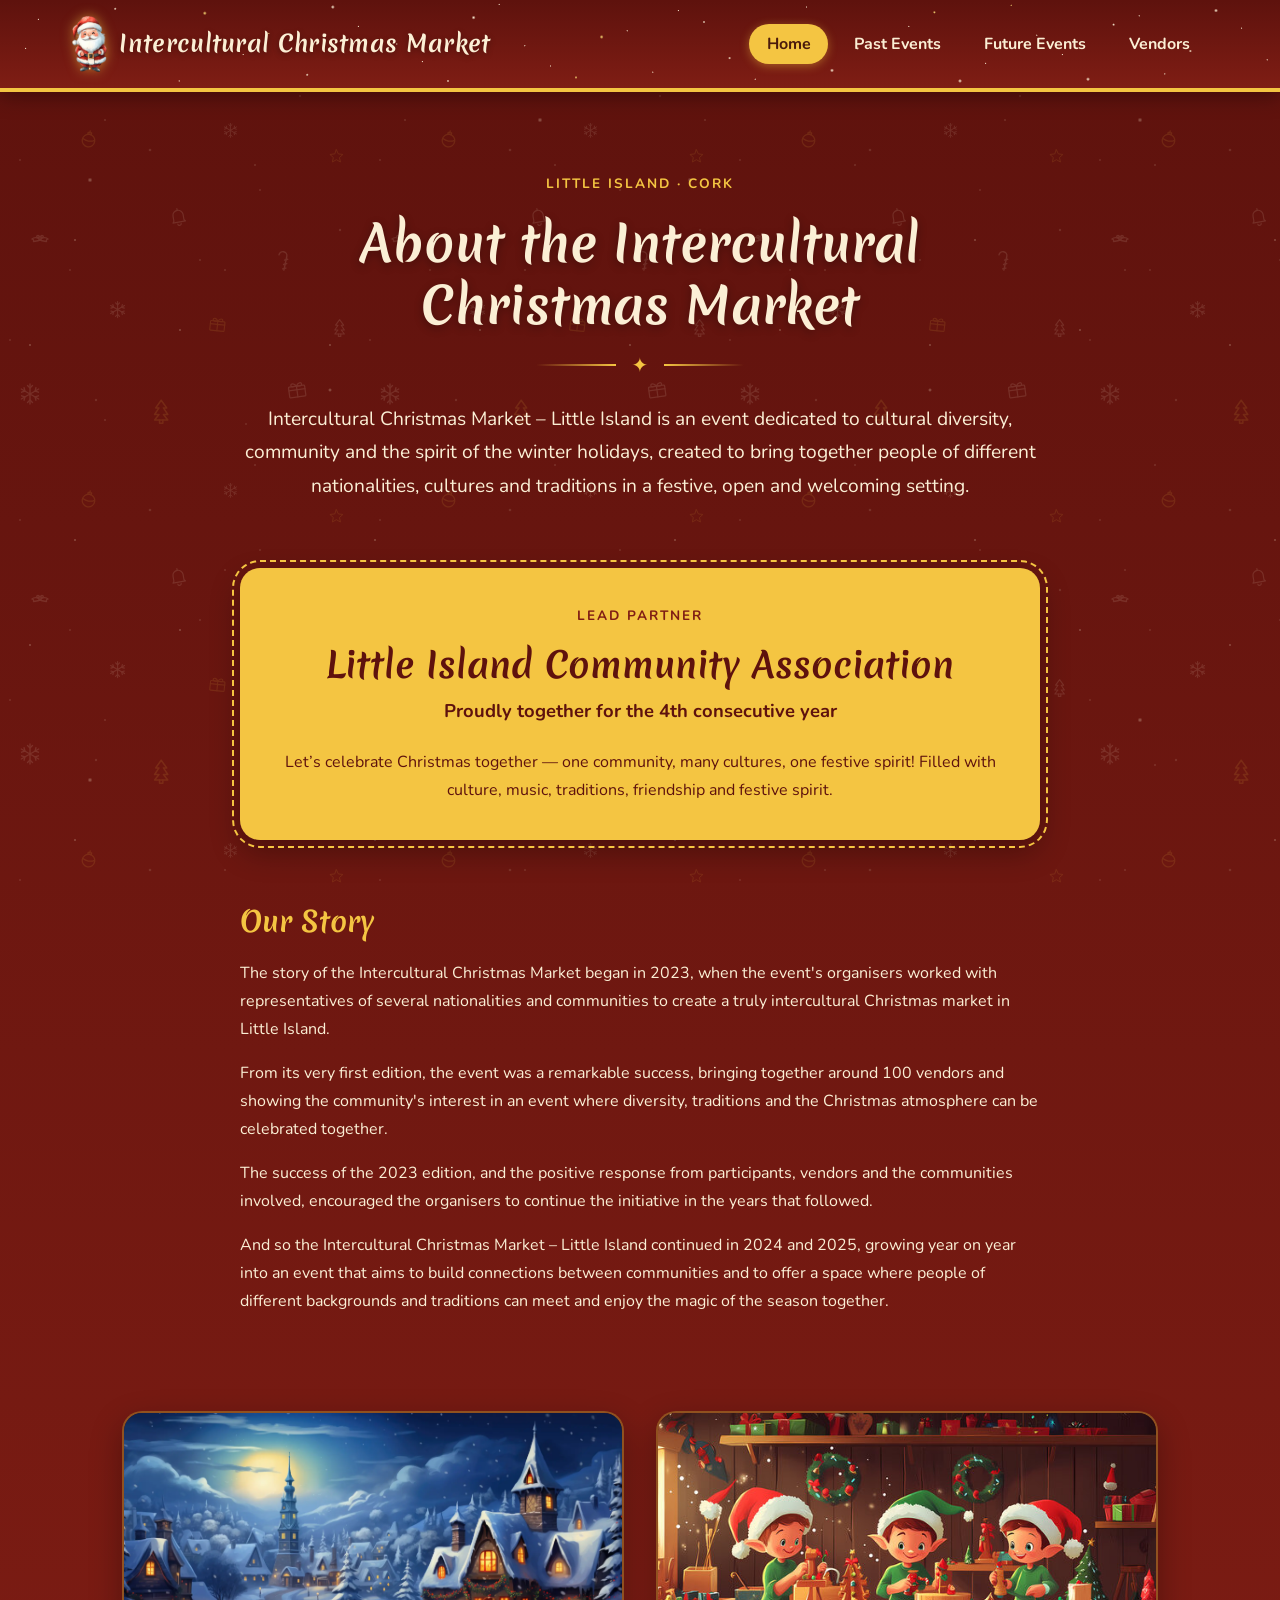
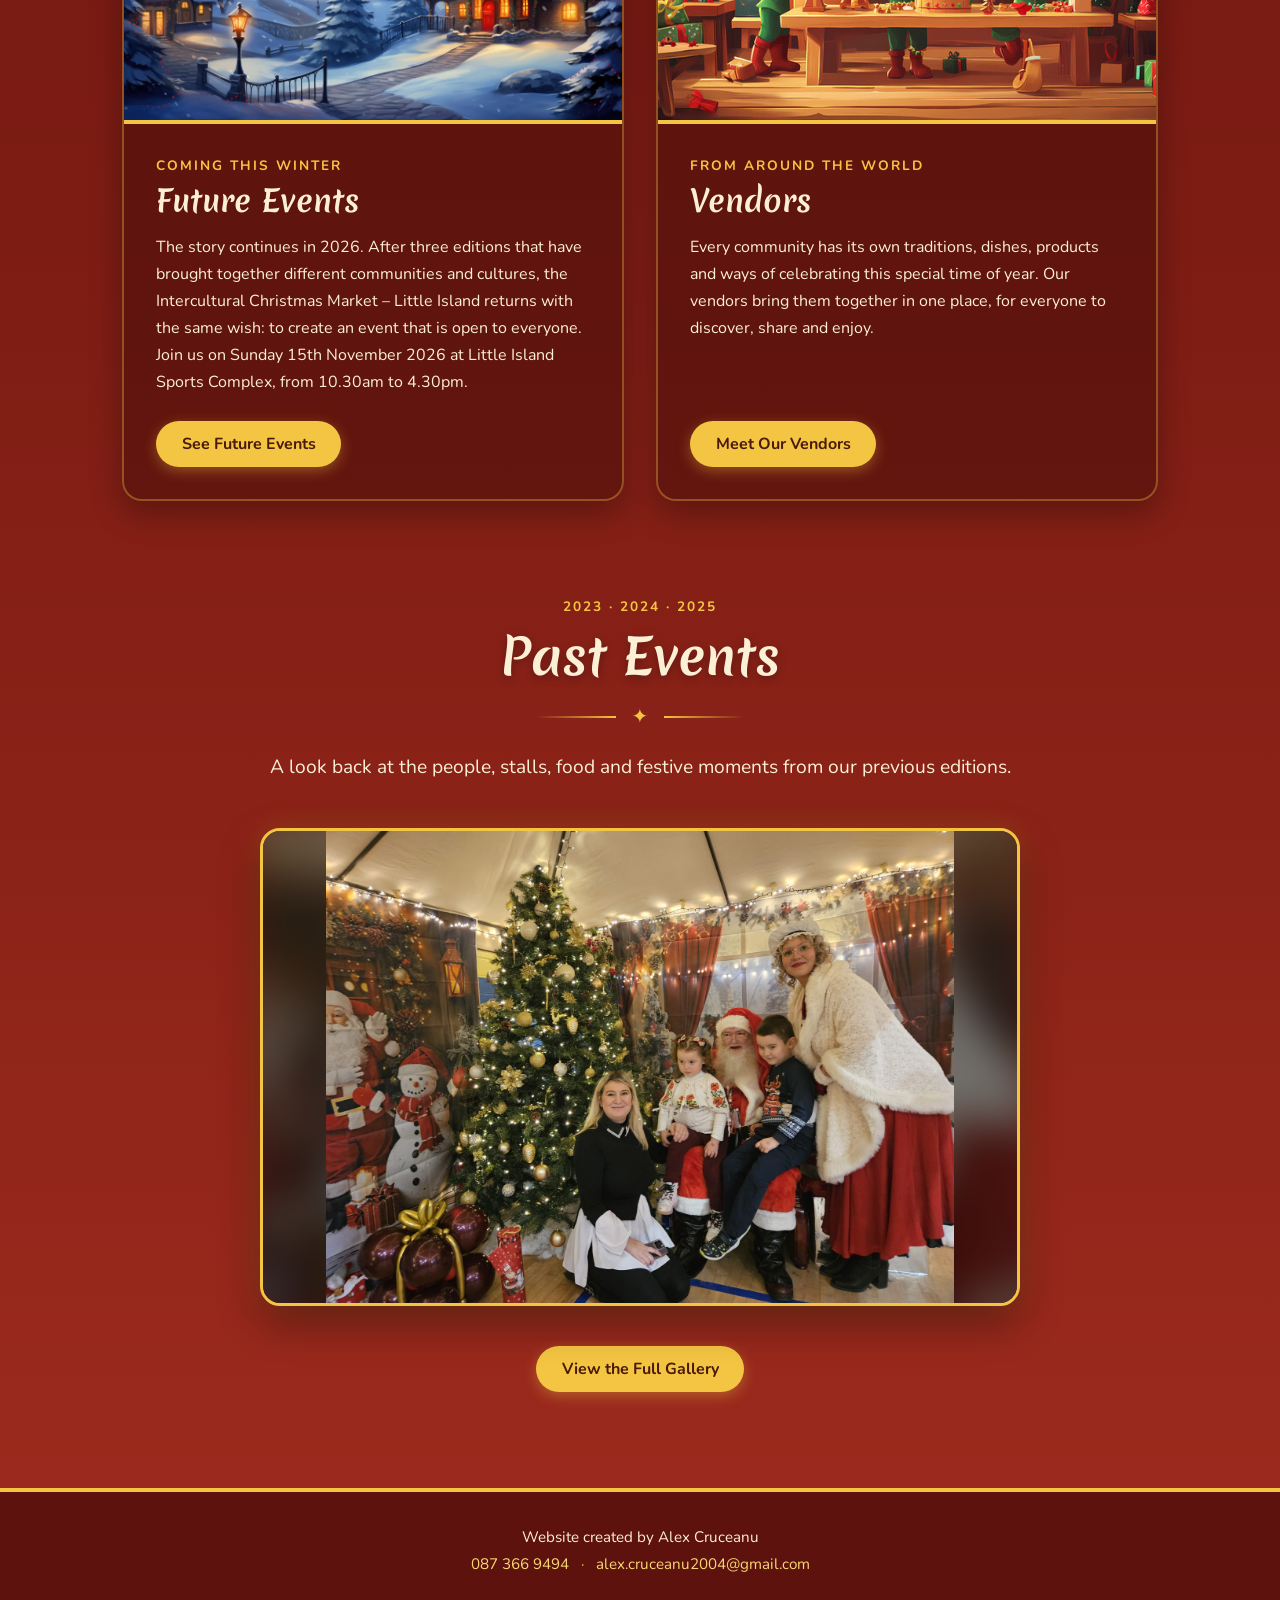
<file: index.html>
<!DOCTYPE html>
<html lang="en">
<head>
  <meta charset="UTF-8">
  <meta name="viewport" content="width=device-width, initial-scale=1.0">
  <title>Intercultural Christmas Market</title>
  <link rel="preconnect" href="https://fonts.googleapis.com">
  <link rel="preconnect" href="https://fonts.gstatic.com" crossorigin>
  <link href="https://fonts.googleapis.com/css2?family=Merienda:wght@600;700&family=Nunito:wght@600;700&display=swap" rel="stylesheet">
  <link rel="stylesheet" href="styles.css">
</head>
<body>

  <header class="navbar">
    <nav class="nav-container" aria-label="Main navigation">
      <a href="index.html" class="brand">
        <img src="images/santa.png" alt="" class="brand-santa" width="316" height="499">
        <span class="brand-text">Intercultural Christmas Market</span>
      </a>

      <button class="nav-toggle" aria-label="Open menu" aria-expanded="false" aria-controls="nav-links">
        <span></span><span></span><span></span>
      </button>

      <ul class="nav-links" id="nav-links">
        <li><a href="index.html" class="active" aria-current="page">Home</a></li>
        <li><a href="past-events.html">Past Events</a></li>
        <li><a href="future-events.html">Future Events</a></li>
        <li><a href="vendors.html">Vendors</a></li>
      </ul>
    </nav>
  </header>

  <main>
    <!-- ========== About ========== -->
    <section class="about" id="about" aria-labelledby="about-title">
      <div class="container">

        <header class="section-header">
          <p class="eyebrow">Little Island &middot; Cork</p>
          <h1 id="about-title">About the Intercultural Christmas Market</h1>
          <div class="divider" aria-hidden="true"><span>&#10022;</span></div>
          <p class="lead">
            Intercultural Christmas Market – Little Island is an event dedicated to cultural diversity,
            community and the spirit of the winter holidays, created to bring together people of different
            nationalities, cultures and traditions in a festive, open and welcoming setting.
          </p>
        </header>

        <!-- Lead partner -->
        <div class="partner-banner">
          <p class="eyebrow">Lead Partner</p>
          <h2>Little Island Community Association</h2>
          <p class="partner-years">Proudly together for the 4th consecutive year</p>
          <p>
            Let’s celebrate Christmas together — one community, many cultures, one festive spirit!
            Filled with culture, music, traditions, friendship and festive spirit.
          </p>
        </div>

        <!-- Our story -->
        <div class="story">
          <h2>Our Story</h2>
          <p>
            The story of the Intercultural Christmas Market began in 2023, when the event's organisers
            worked with representatives of several nationalities and communities to create a truly
            intercultural Christmas market in Little Island.
          </p>
          <p>
            From its very first edition, the event was a remarkable success, bringing together around
            100 vendors and showing the community's interest in an event where diversity, traditions and
            the Christmas atmosphere can be celebrated together.
          </p>
          <p>
            The success of the 2023 edition, and the positive response from participants, vendors and the
            communities involved, encouraged the organisers to continue the initiative in the years that
            followed.
          </p>
          <p>
            And so the Intercultural Christmas Market – Little Island continued in 2024 and 2025, growing
            year on year into an event that aims to build connections between communities and to offer a
            space where people of different backgrounds and traditions can meet and enjoy the magic of the
            season together.
          </p>
        </div>

      </div>
    </section>
    <!-- ========== Future Events + Vendors ========== -->
    <section class="highlights" aria-label="Future events and vendors">
      <div class="container highlights-grid">

        <article class="feature-card">
          <div class="feature-image">
            <img src="images/future-events.webp" alt="A snowy Christmas village at night with glowing windows" width="2210" height="1316" loading="lazy">
          </div>
          <div class="feature-body">
            <p class="eyebrow">Coming this winter</p>
            <h2>Future Events</h2>
            <p>
              The story continues in 2026. After three editions that have brought together different
              communities and cultures, the Intercultural Christmas Market – Little Island returns with
              the same wish: to create an event that is open to everyone. Join us on Sunday 15th
              November 2026 at Little Island Sports Complex, from 10.30am to 4.30pm.
            </p>
            <a href="future-events.html" class="btn">See Future Events</a>
          </div>
        </article>

        <article class="feature-card">
          <div class="feature-image">
            <img src="images/vendors.jpg" alt="Christmas elves making toys in a cosy workshop" width="643" height="360" loading="lazy">
          </div>
          <div class="feature-body">
            <p class="eyebrow">From around the world</p>
            <h2>Vendors</h2>
            <p>
              Every community has its own traditions, dishes, products and ways of celebrating this special
              time of year. Our vendors bring them together in one place, for everyone to discover, share
              and enjoy.
            </p>
            <a href="vendors.html" class="btn">Meet Our Vendors</a>
          </div>
        </article>

      </div>
    </section>
    <!-- ========== Past Events carousel ========== -->
    <section class="past-events" aria-labelledby="past-title">
      <div class="container">
        <header class="section-header">
          <p class="eyebrow">2023 &middot; 2024 &middot; 2025</p>
          <h2 id="past-title">Past Events</h2>
          <div class="divider" aria-hidden="true"><span>&#10022;</span></div>
          <p class="lead">
            A look back at the people, stalls, food and festive moments from our previous editions.
          </p>
        </header>

        <div class="carousel" aria-roledescription="carousel" aria-label="Photos from past events">
          <div class="carousel-viewport">
            <ul class="carousel-track">
            <li class="slide" style="--bg: url('images/gallery/photo-05.jpg')" aria-roledescription="slide" aria-label="1 of 15">
              <img src="images/gallery/photo-05.jpg" alt="Families meeting Santa and Mrs Claus in Santa's Grotto" loading="eager">
            </li>
            <li class="slide" style="--bg: url('images/gallery/photo-34.jpg')" aria-roledescription="slide" aria-label="2 of 15">
              <img src="images/gallery/photo-34.jpg" alt="Two artists with paintings, jewellery and hand-painted clothes" loading="lazy">
            </li>
            <li class="slide" style="--bg: url('images/gallery/photo-16.jpg')" aria-roledescription="slide" aria-label="3 of 15">
              <img src="images/gallery/photo-16.jpg" alt="Homemade cakes and pastries" loading="lazy">
            </li>
            <li class="slide" style="--bg: url('images/gallery/photo-12.jpg')" aria-roledescription="slide" aria-label="4 of 15">
              <img src="images/gallery/photo-12.jpg" alt="Mexican street food from a festive food truck" loading="lazy">
            </li>
            <li class="slide" style="--bg: url('images/gallery/photo-27.jpg')" aria-roledescription="slide" aria-label="5 of 15">
              <img src="images/gallery/photo-27.jpg" alt="A busy market hall full of stalls and visitors" loading="lazy">
            </li>
            <li class="slide" style="--bg: url('images/gallery/photo-18.jpg')" aria-roledescription="slide" aria-label="6 of 15">
              <img src="images/gallery/photo-18.jpg" alt="Handmade crochet toys" loading="lazy">
            </li>
            <li class="slide" style="--bg: url('images/gallery/photo-54.jpg')" aria-roledescription="slide" aria-label="7 of 15">
              <img src="images/gallery/photo-54.jpg" alt="The Lunula Tea stallholders" loading="lazy">
            </li>
            <li class="slide" style="--bg: url('images/gallery/photo-19.jpg')" aria-roledescription="slide" aria-label="8 of 15">
              <img src="images/gallery/photo-19.jpg" alt="Botanical scented candles" loading="lazy">
            </li>
            <li class="slide" style="--bg: url('images/gallery/photo-13.jpg')" aria-roledescription="slide" aria-label="9 of 15">
              <img src="images/gallery/photo-13.jpg" alt="Speciality coffee to keep everyone warm" loading="lazy">
            </li>
            <li class="slide" style="--bg: url('images/gallery/photo-23.jpg')" aria-roledescription="slide" aria-label="10 of 15">
              <img src="images/gallery/photo-23.jpg" alt="Santa, Mrs Claus and their elf arrive" loading="lazy">
            </li>
            <li class="slide" style="--bg: url('images/gallery/photo-11.jpg')" aria-roledescription="slide" aria-label="11 of 15">
              <img src="images/gallery/photo-11.jpg" alt="Personalised mugs and Christmas gifts" loading="lazy">
            </li>
            <li class="slide" style="--bg: url('images/gallery/photo-37.jpg')" aria-roledescription="slide" aria-label="12 of 15">
              <img src="images/gallery/photo-37.jpg" alt="An oil painting of an autumn lake" loading="lazy">
            </li>
            <li class="slide" style="--bg: url('images/gallery/photo-20.jpg')" aria-roledescription="slide" aria-label="13 of 15">
              <img src="images/gallery/photo-20.jpg" alt="Handmade cards and gifts" loading="lazy">
            </li>
            <li class="slide" style="--bg: url('images/gallery/photo-17.jpg')" aria-roledescription="slide" aria-label="14 of 15">
              <img src="images/gallery/photo-17.jpg" alt="Friends gathered at the winter grotto" loading="lazy">
            </li>
            <li class="slide" style="--bg: url('images/gallery/photo-01.jpg')" aria-roledescription="slide" aria-label="15 of 15">
              <img src="images/gallery/photo-01.jpg" alt="Guests and community representatives at the market" loading="lazy">
            </li>
            </ul>
          </div>
        </div>

        <div class="past-cta">
          <a href="past-events.html" class="btn">View the Full Gallery</a>
        </div>
      </div>
    </section>
  </main>

  <footer class="site-footer">
    <div class="container">
      <p>Website created by Alex Cruceanu</p>
      <p>
        <a href="tel:+353873669494">087 366 9494</a>
        <span aria-hidden="true">&middot;</span>
        <a href="mailto:alex.cruceanu2004@gmail.com">alex.cruceanu2004@gmail.com</a>
      </p>
    </div>
  </footer>

  <script src="script.js"></script>
</body>
</html>
</file>
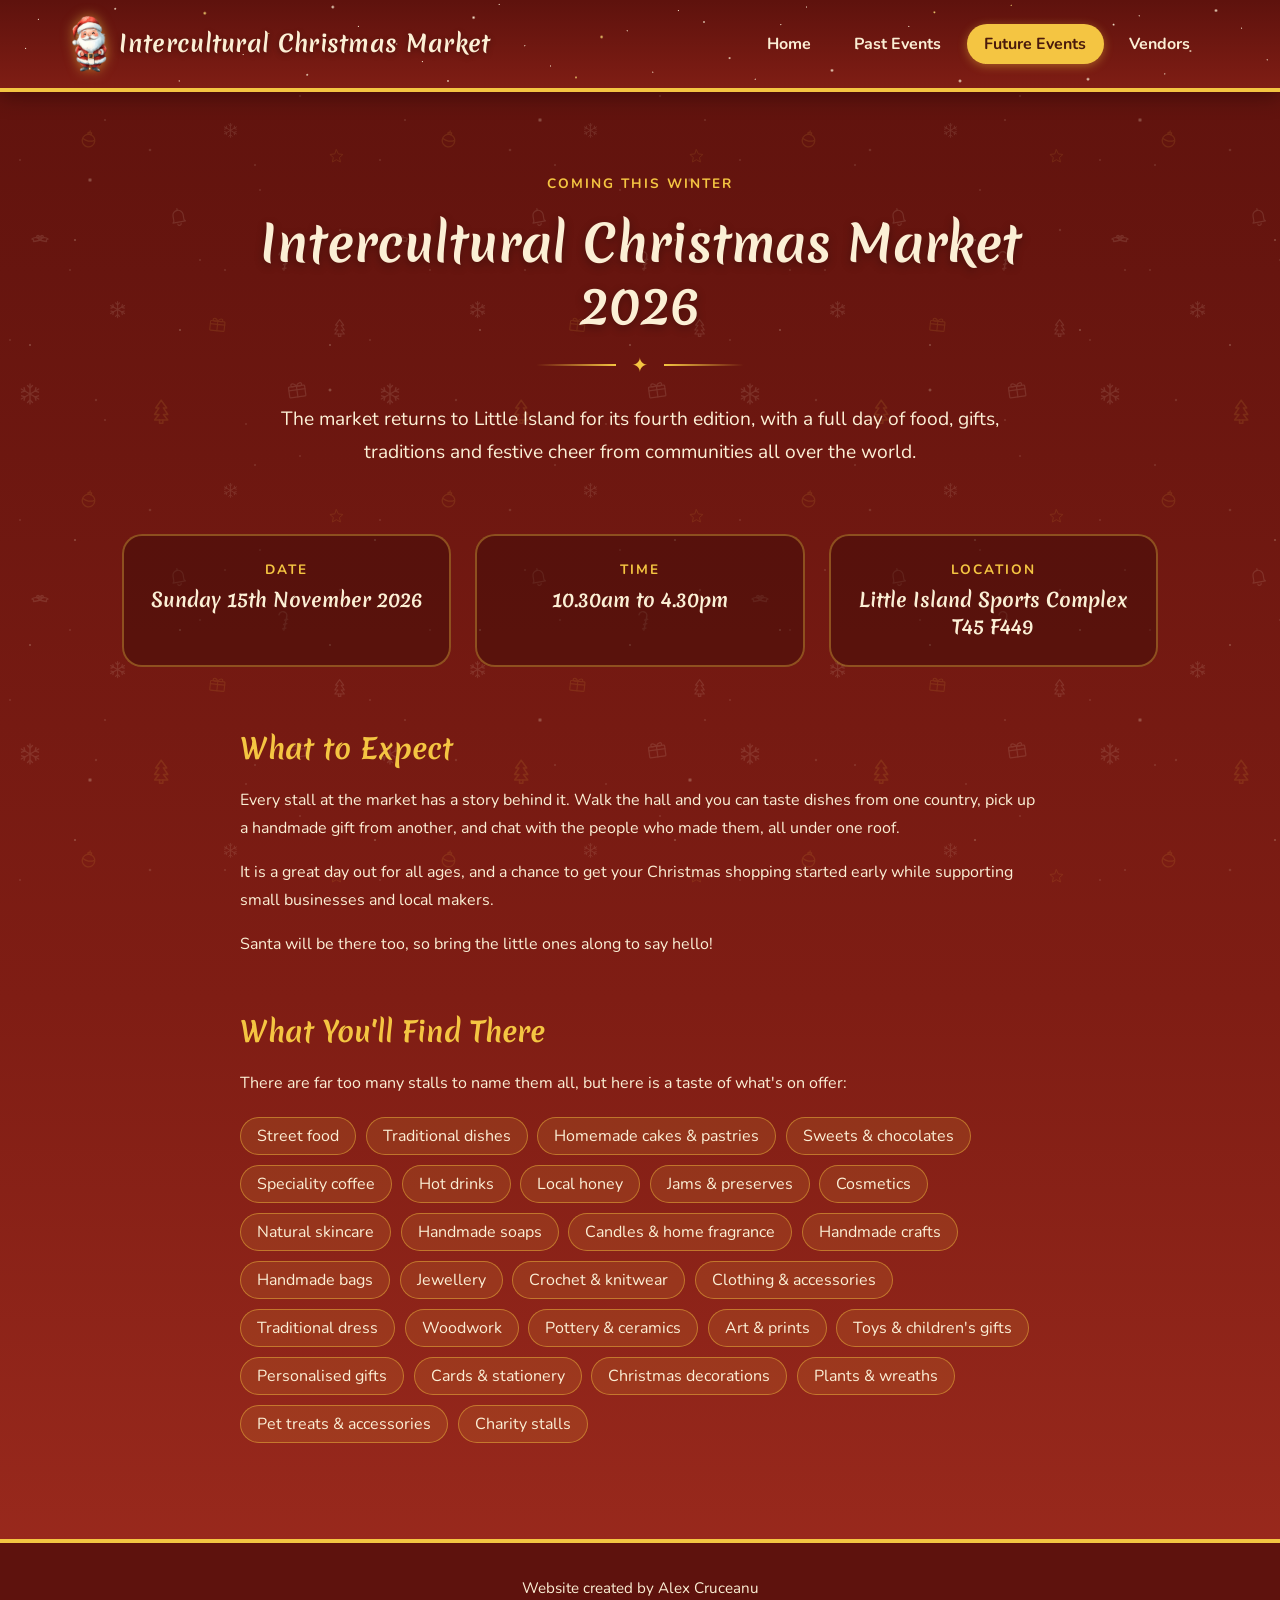
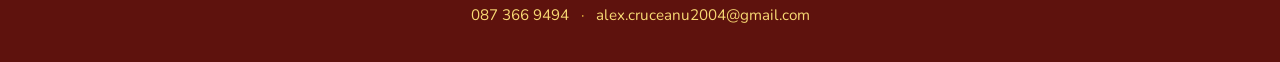
<file: future-events.html>
<!DOCTYPE html>
<html lang="en">
<head>
  <meta charset="UTF-8">
  <meta name="viewport" content="width=device-width, initial-scale=1.0">
  <title>Future Events | Intercultural Christmas Market</title>
  <link rel="preconnect" href="https://fonts.googleapis.com">
  <link rel="preconnect" href="https://fonts.gstatic.com" crossorigin>
  <link href="https://fonts.googleapis.com/css2?family=Merienda:wght@600;700&family=Nunito:wght@600;700&display=swap" rel="stylesheet">
  <link rel="stylesheet" href="styles.css">
</head>
<body>

  <header class="navbar">
    <nav class="nav-container" aria-label="Main navigation">
      <a href="index.html" class="brand">
        <img src="images/santa.png" alt="" class="brand-santa" width="316" height="499">
        <span class="brand-text">Intercultural Christmas Market</span>
      </a>

      <button class="nav-toggle" aria-label="Open menu" aria-expanded="false" aria-controls="nav-links">
        <span></span><span></span><span></span>
      </button>

      <ul class="nav-links" id="nav-links">
        <li><a href="index.html">Home</a></li>
        <li><a href="past-events.html">Past Events</a></li>
        <li><a href="future-events.html" class="active" aria-current="page">Future Events</a></li>
        <li><a href="vendors.html">Vendors</a></li>
      </ul>
    </nav>
  </header>

  <main>
    <!-- ========== Next market ========== -->
    <section class="about" aria-labelledby="event-title">
      <div class="container">

        <header class="section-header">
          <p class="eyebrow">Coming this winter</p>
          <h1 id="event-title">Intercultural Christmas Market 2026</h1>
          <div class="divider" aria-hidden="true"><span>&#10022;</span></div>
          <p class="lead">
            The market returns to Little Island for its fourth edition, with a full day of food, gifts,
            traditions and festive cheer from communities all over the world.
          </p>
        </header>

        <!-- Date, time and place -->
        <ul class="event-details">
          <li>
            <span class="eyebrow">Date</span>
            <strong>Sunday 15th November 2026</strong>
          </li>
          <li>
            <span class="eyebrow">Time</span>
            <strong>10.30am to 4.30pm</strong>
          </li>
          <li>
            <span class="eyebrow">Location</span>
            <strong>Little Island Sports Complex T45 F449</strong>
          </li>
        </ul>

        <!-- What to expect -->
        <div class="story">
          <h2>What to Expect</h2>
          <p>
            Every stall at the market has a story behind it. Walk the hall and you can taste dishes from
            one country, pick up a handmade gift from another, and chat with the people who made them,
            all under one roof.
          </p>
          <p>
            It is a great day out for all ages, and a chance to get your Christmas shopping started early
            while supporting small businesses and local makers.
          </p>
          <p>
            Santa will be there too, so bring the little ones along to say hello!
          </p>
        </div>

        <!-- Vendor types -->
        <div class="story">
          <h2>What You'll Find There</h2>
          <p>There are far too many stalls to name them all, but here is a taste of what's on offer:</p>
          <ul class="vendor-list">
            <li>Street food</li>
            <li>Traditional dishes</li>
            <li>Homemade cakes &amp; pastries</li>
            <li>Sweets &amp; chocolates</li>
            <li>Speciality coffee</li>
            <li>Hot drinks</li>
            <li>Local honey</li>
            <li>Jams &amp; preserves</li>
            <li>Cosmetics</li>
            <li>Natural skincare</li>
            <li>Handmade soaps</li>
            <li>Candles &amp; home fragrance</li>
            <li>Handmade crafts</li>
            <li>Handmade bags</li>
            <li>Jewellery</li>
            <li>Crochet &amp; knitwear</li>
            <li>Clothing &amp; accessories</li>
            <li>Traditional dress</li>
            <li>Woodwork</li>
            <li>Pottery &amp; ceramics</li>
            <li>Art &amp; prints</li>
            <li>Toys &amp; children's gifts</li>
            <li>Personalised gifts</li>
            <li>Cards &amp; stationery</li>
            <li>Christmas decorations</li>
            <li>Plants &amp; wreaths</li>
            <li>Pet treats &amp; accessories</li>
            <li>Charity stalls</li>
          </ul>
        </div>

      </div>
    </section>
  </main>

  <footer class="site-footer">
    <div class="container">
      <p>Website created by Alex Cruceanu</p>
      <p>
        <a href="tel:+353873669494">087 366 9494</a>
        <span aria-hidden="true">&middot;</span>
        <a href="mailto:alex.cruceanu2004@gmail.com">alex.cruceanu2004@gmail.com</a>
      </p>
    </div>
  </footer>

  <script src="script.js"></script>
</body>
</html>
</file>
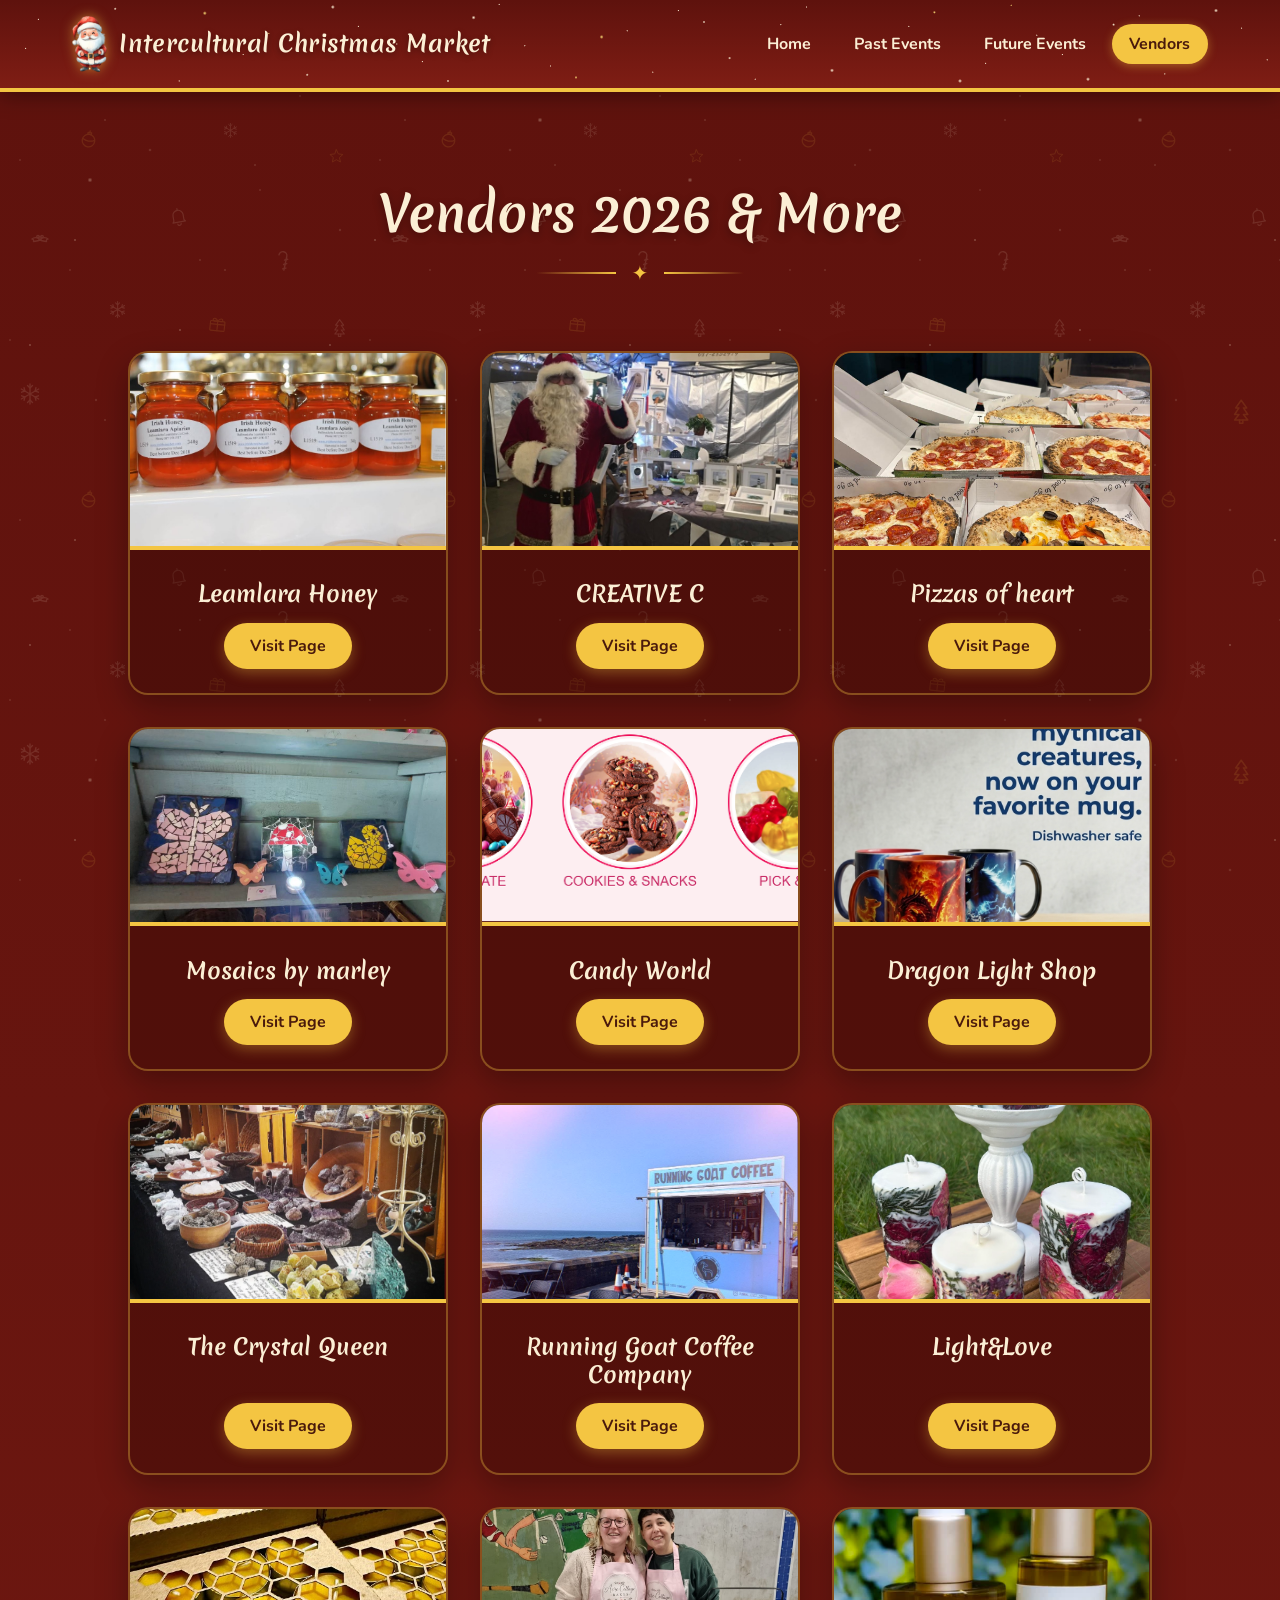
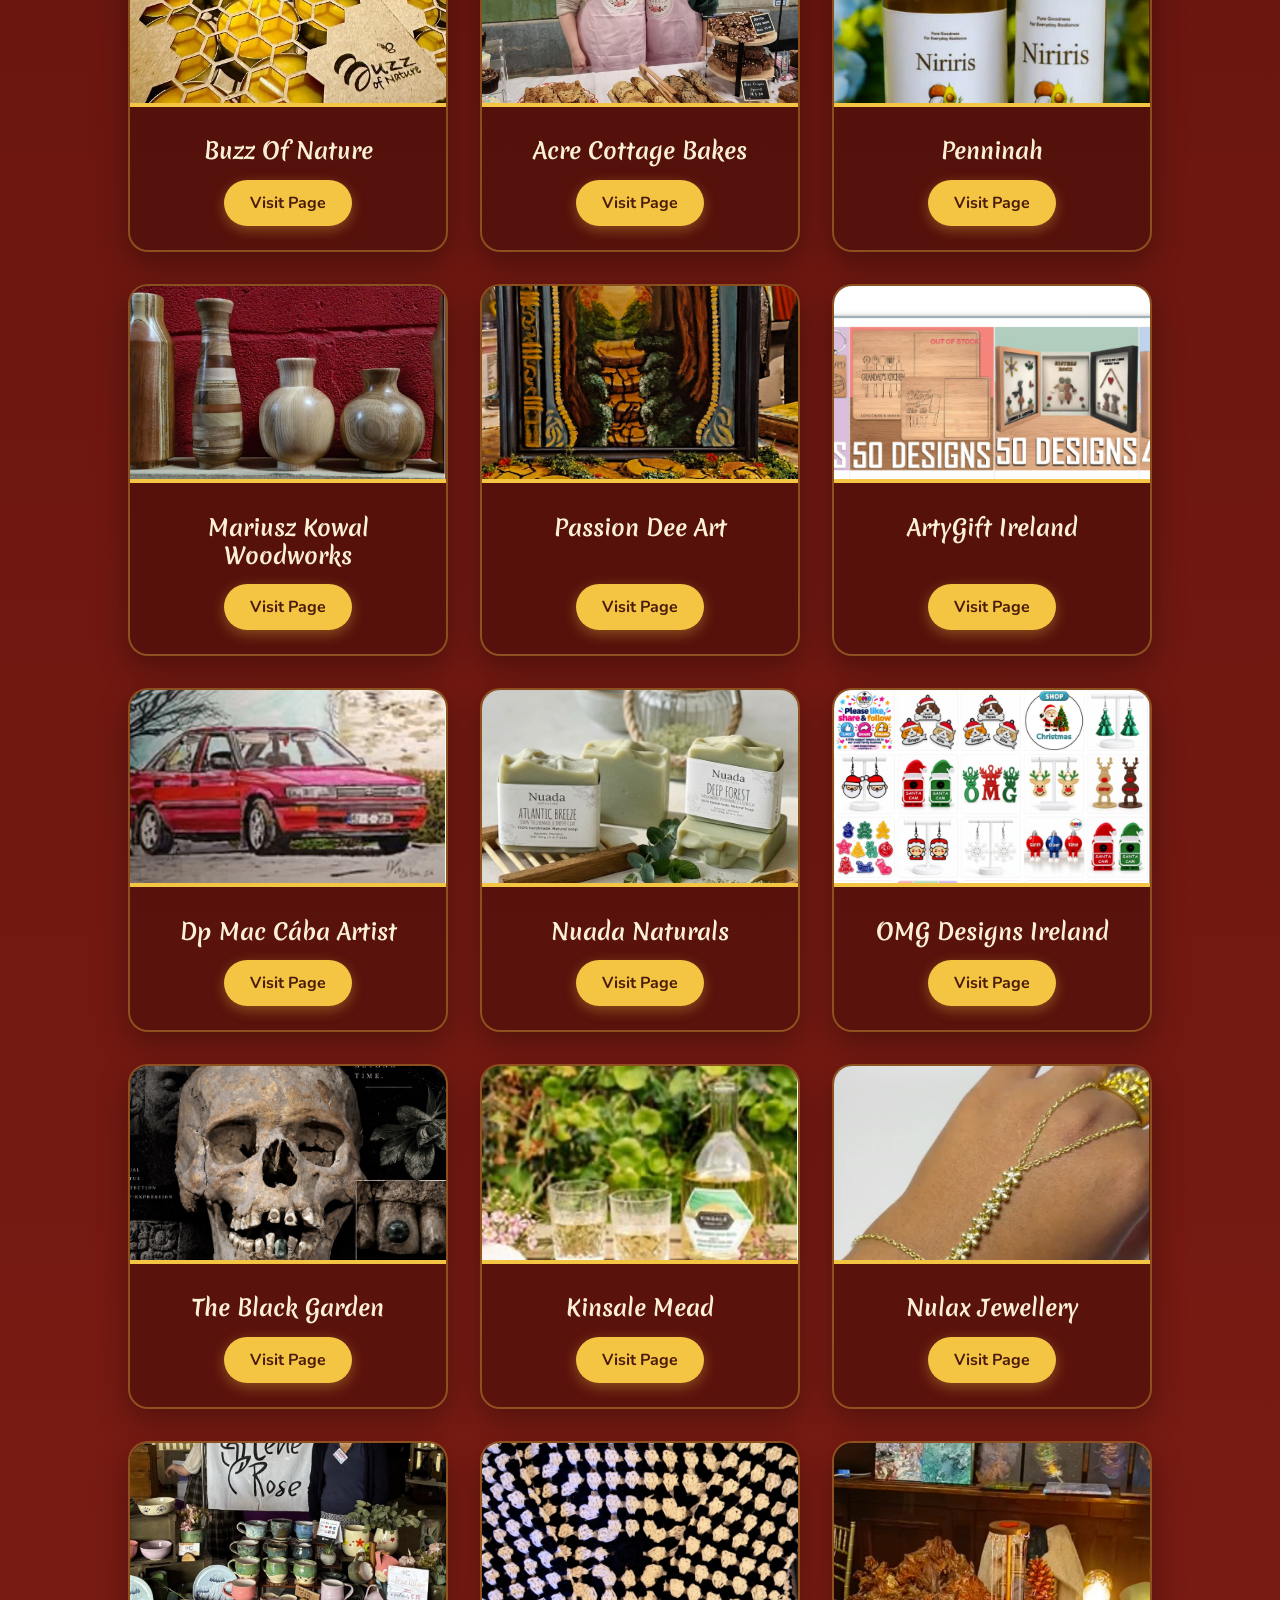
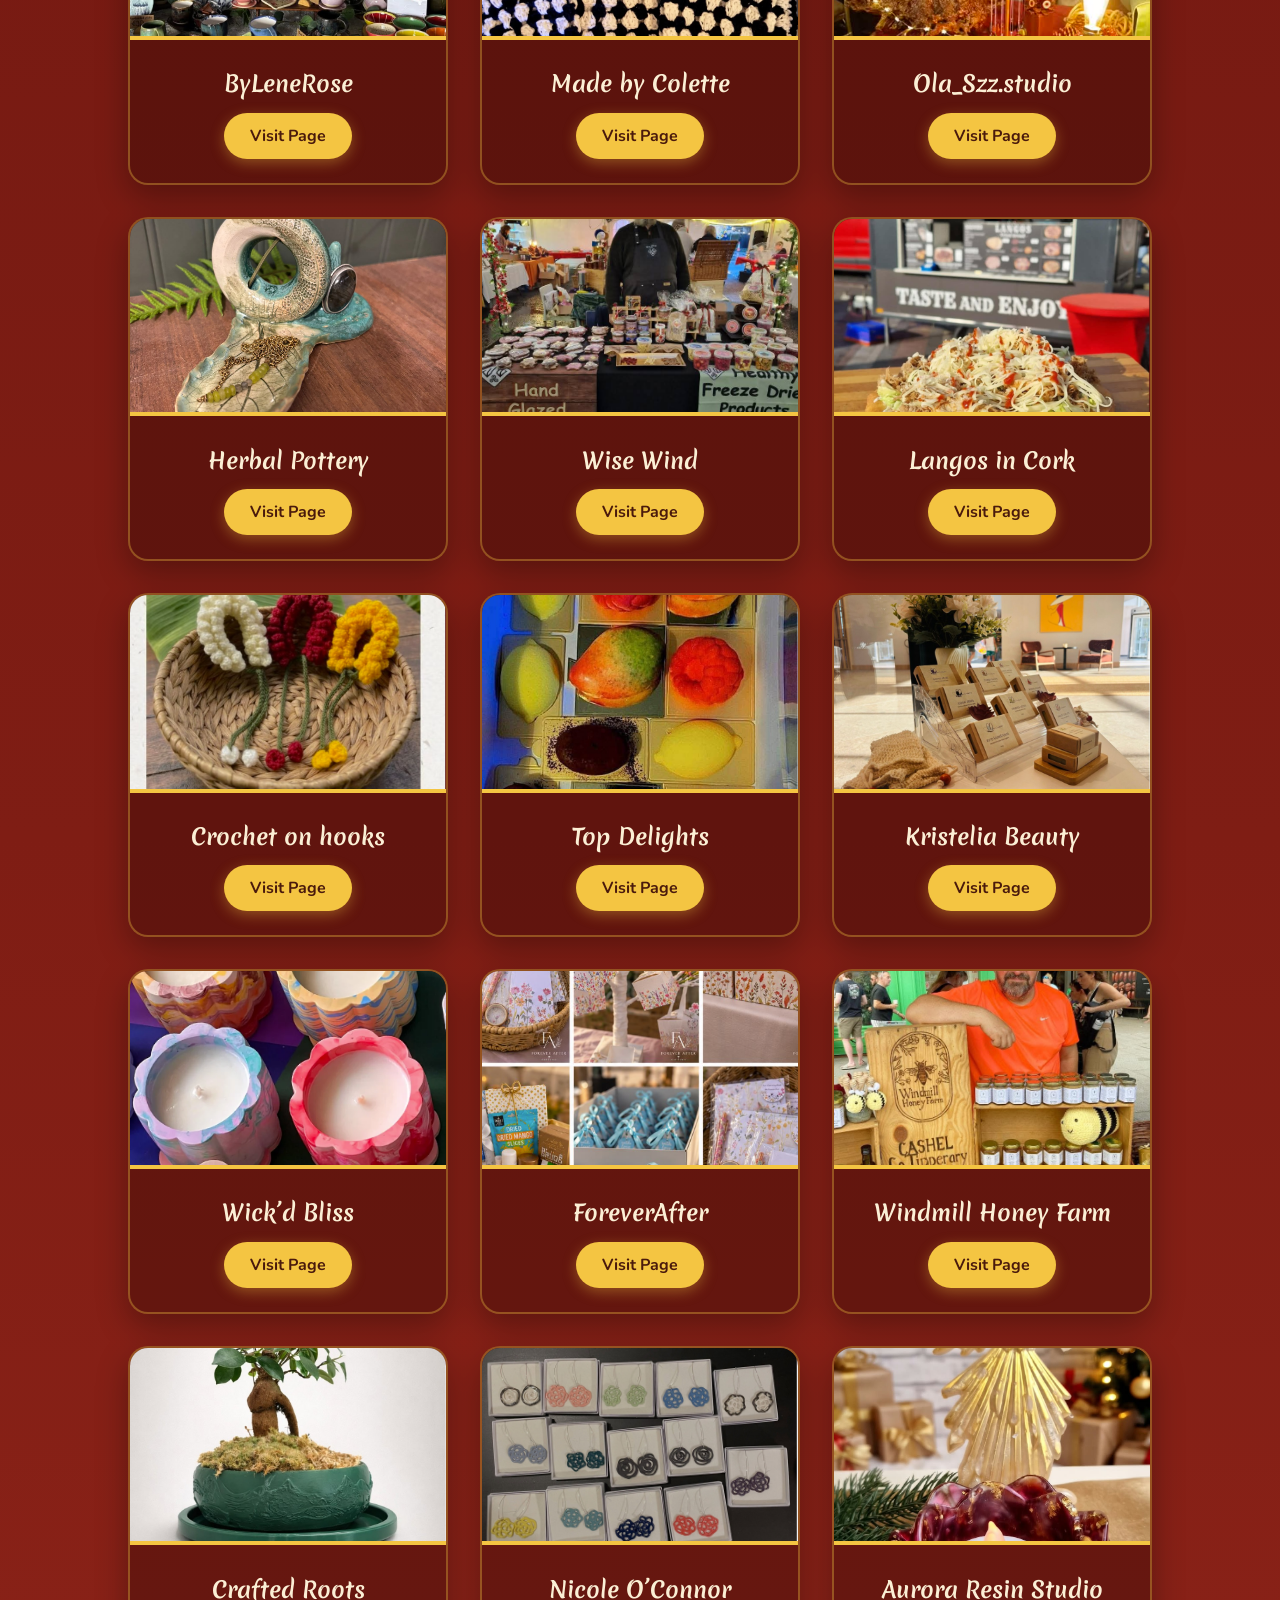
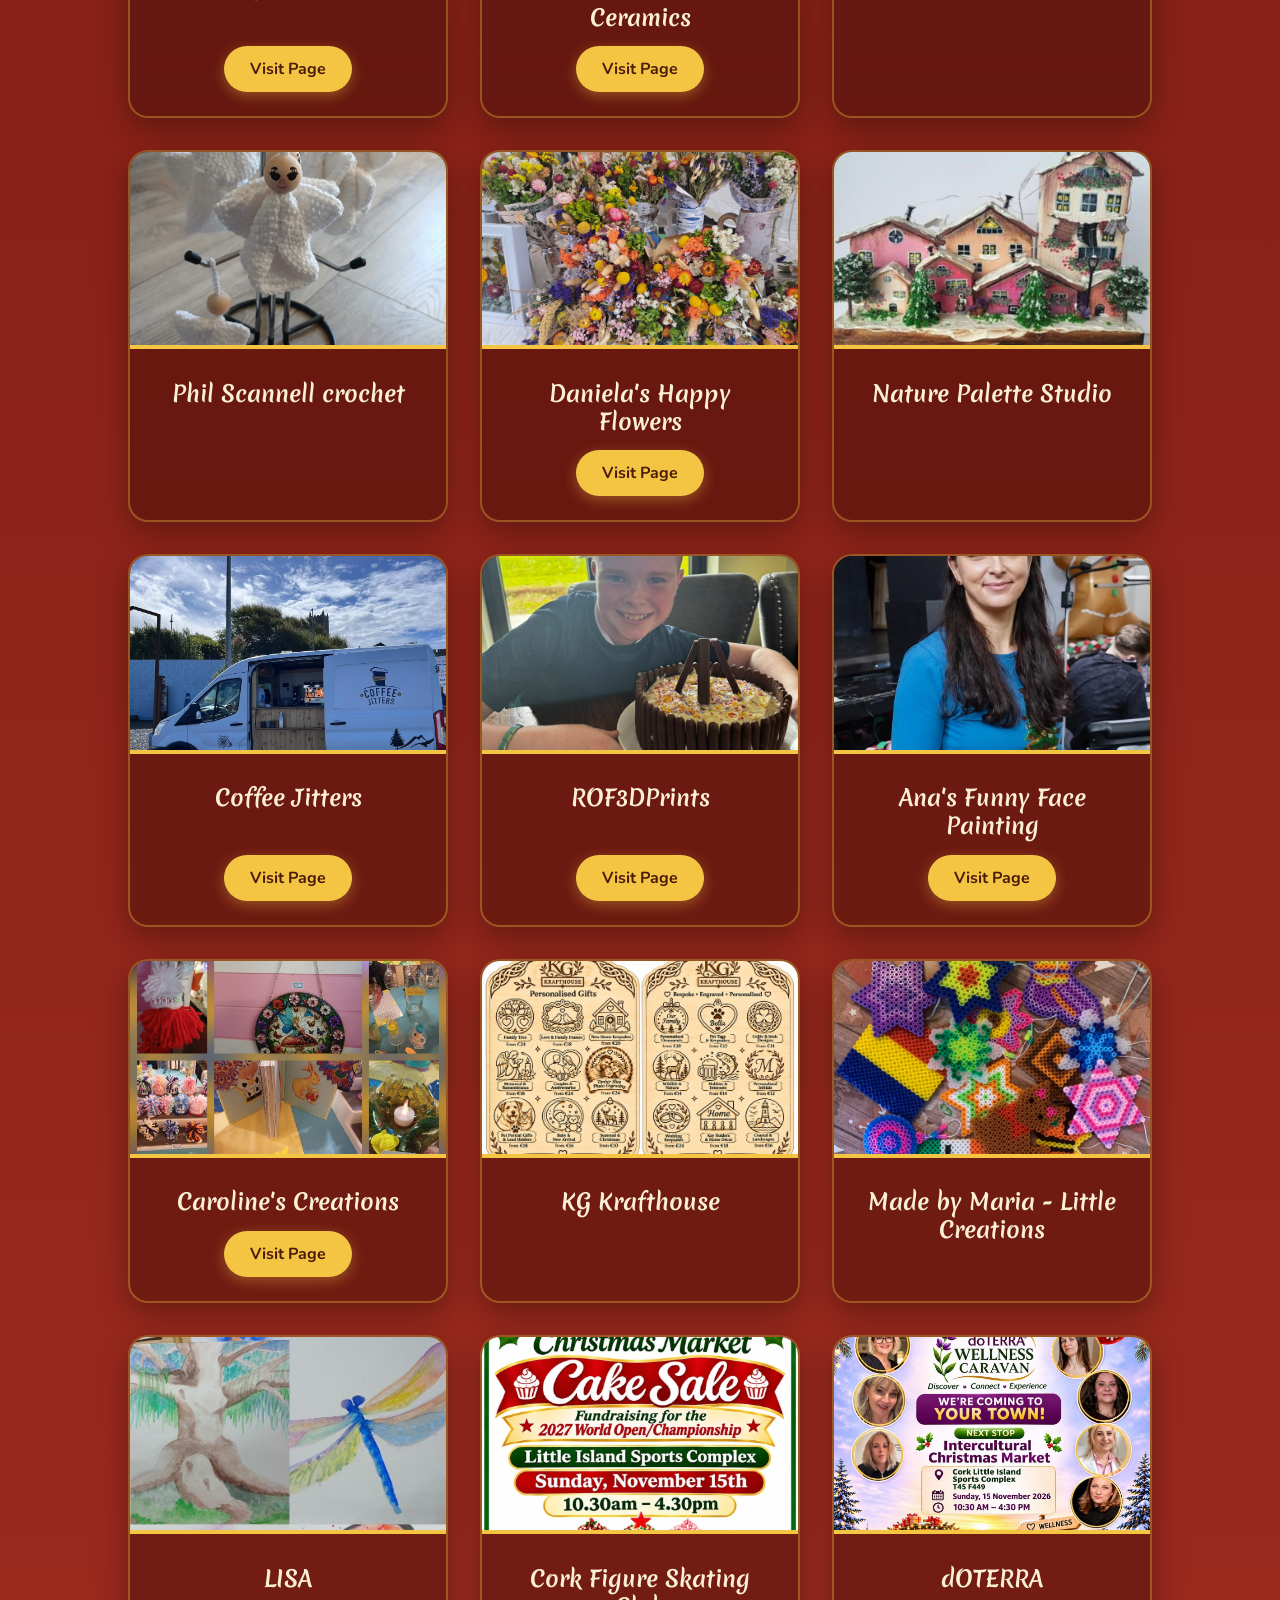
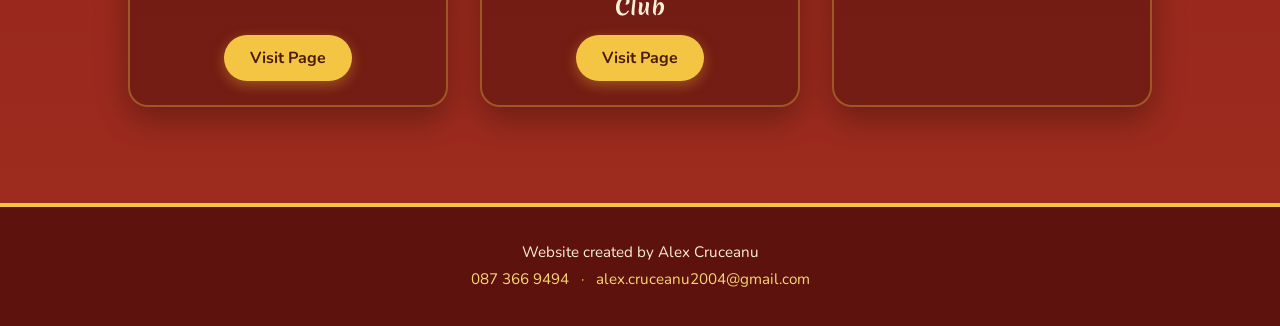
<file: vendors.html>
<!DOCTYPE html>
<html lang="en">
<head>
  <meta charset="UTF-8">
  <meta name="viewport" content="width=device-width, initial-scale=1.0">
  <title>Vendors 2026 | Intercultural Christmas Market</title>
  <link rel="preconnect" href="https://fonts.googleapis.com">
  <link rel="preconnect" href="https://fonts.gstatic.com" crossorigin>
  <link href="https://fonts.googleapis.com/css2?family=Merienda:wght@600;700&family=Nunito:wght@600;700&display=swap" rel="stylesheet">
  <link rel="stylesheet" href="styles.css">
</head>
<body>

  <header class="navbar">
    <nav class="nav-container" aria-label="Main navigation">
      <a href="index.html" class="brand">
        <img src="images/santa.png" alt="" class="brand-santa" width="316" height="499">
        <span class="brand-text">Intercultural Christmas Market</span>
      </a>

      <button class="nav-toggle" aria-label="Open menu" aria-expanded="false" aria-controls="nav-links">
        <span></span><span></span><span></span>
      </button>

      <ul class="nav-links" id="nav-links">
        <li><a href="index.html">Home</a></li>
        <li><a href="past-events.html">Past Events</a></li>
        <li><a href="future-events.html">Future Events</a></li>
        <li><a href="vendors.html" class="active" aria-current="page">Vendors</a></li>
      </ul>
    </nav>
  </header>

  <main>
    <!-- ========== Vendors ========== -->
    <section class="about" aria-labelledby="vendors-title">
      <div class="container">

        <header class="section-header">
          <h1 id="vendors-title">Vendors 2026 & More</h1>
          <div class="divider" aria-hidden="true"><span>&#10022;</span></div>
        </header>

        <div class="vendors-grid">

          <!--
            TO ADD A VENDOR:
            1. Put their picture in the images/vendors folder.
            2. Copy everything from VENDOR START to VENDOR END below.
            3. Paste it straight after the VENDOR END line.
            4. Change the picture file name, the name (in two places) and the link.
          -->

          <!-- VENDOR START -->
          <article class="feature-card vendor-card">
            <div class="feature-image">
              <img src="images/vendors/leamlara-honey.jpg" alt="Leamlara Honey" loading="lazy">
            </div>
            <div class="feature-body">
              <h2>Leamlara Honey</h2>
              <a href="https://www.facebook.com/profile.php?id=100039950591996" class="btn" target="_blank" rel="noopener">Visit Page</a>
            </div>
          </article>
          <!-- VENDOR END -->

          <!-- VENDOR START -->
          <article class="feature-card vendor-card">
            <div class="feature-image">
              <img src="images/vendors/creativec.jpg" alt="CREATIVE C" loading="lazy">
            </div>
            <div class="feature-body">
              <h2>CREATIVE C</h2>
              <a href="https://www.facebook.com/CreativeC714" class="btn" target="_blank" rel="noopener">Visit Page</a>
            </div>
          </article>
          <!-- VENDOR END -->

          <!-- VENDOR START -->
          <article class="feature-card vendor-card">
            <div class="feature-image">
              <img src="images/vendors/pizzaheart.jpeg" alt="Pizzas of heart" loading="lazy">
            </div>
            <div class="feature-body">
              <h2>Pizzas of heart</h2>
              <a href="https://www.pizzasofheart.com" class="btn" target="_blank" rel="noopener">Visit Page</a>
            </div>
          </article>
          <!-- VENDOR END -->

          <!-- VENDOR START -->
          <article class="feature-card vendor-card">
            <div class="feature-image">
              <img src="images/vendors/mosaicsbymarley.png" alt="Mosaicsbymarley" loading="lazy">
            </div>
            <div class="feature-body">
              <h2>Mosaics by marley</h2>
              <a href="https://www.facebook.com/share/1D2ytTwRBv/" class="btn" target="_blank" rel="noopener">Visit Page</a>
            </div>
          </article>
          <!-- VENDOR END -->

          <!-- VENDOR START -->
          <article class="feature-card vendor-card">
            <div class="feature-image">
              <img src="images/vendors/candyworld.png" alt="Candy World" loading="lazy">
            </div>
            <div class="feature-body">
              <h2>Candy World</h2>
              <a href="https://candyworld.store" class="btn" target="_blank" rel="noopener">Visit Page</a>
            </div>
          </article>
          <!-- VENDOR END -->

          <!-- VENDOR START -->
          <article class="feature-card vendor-card">
            <div class="feature-image">
              <img src="images/vendors/dragonlightshop.png" alt="Dragon Light Shop" loading="lazy">
            </div>
            <div class="feature-body">
              <h2>Dragon Light Shop</h2>
              <a href="https://www.instagram.com/dragonlightshop/" class="btn" target="_blank" rel="noopener">Visit Page</a>
            </div>
          </article>
          <!-- VENDOR END -->


          <!-- VENDOR START -->
          <article class="feature-card vendor-card">
            <div class="feature-image">
              <img src="images/vendors/thecrystalqueen.png" alt="The Crystal Queen" loading="lazy">
            </div>
            <div class="feature-body">
              <h2>The Crystal Queen</h2>
              <a href="https://www.instagram.com/thecrystal_queen/" class="btn" target="_blank" rel="noopener">Visit Page</a>
            </div>
          </article>
          <!-- VENDOR END -->

          <!-- VENDOR START -->
          <article class="feature-card vendor-card">
            <div class="feature-image">
              <img src="images/vendors/runninggoatcoffeecompany.png" alt="Running Goat Coffee Company" loading="lazy">
            </div>
            <div class="feature-body">
              <h2>Running Goat Coffee Company</h2>
              <a href="https://www.instagram.com/running_goat_coffee?stkn=ZTl0OXQwOHIxaGli" class="btn" target="_blank" rel="noopener">Visit Page</a>
            </div>
          </article>
          <!-- VENDOR END -->

          <!-- VENDOR START -->
          <article class="feature-card vendor-card">
            <div class="feature-image">
              <img src="images/vendors/lightlove.png" alt="Light&Love" loading="lazy">
            </div>
            <div class="feature-body">
              <h2>Light&Love</h2>
              <a href="https://www.facebook.com/profile.php?id=61569461183846" class="btn" target="_blank" rel="noopener">Visit Page</a>
            </div>
          </article>
          <!-- VENDOR END -->

          <!-- VENDOR START -->
          <article class="feature-card vendor-card">
            <div class="feature-image">
              <img src="images/vendors/buzzofnature.jpg" alt="Buzz Of Nature" loading="lazy">
            </div>
            <div class="feature-body">
              <h2>Buzz Of Nature</h2>
              <a href="https://www.facebook.com/share/1DCP53E5GZ/?mibextid=wwXIfr" class="btn" target="_blank" rel="noopener">Visit Page</a>
            </div>
          </article>
          <!-- VENDOR END -->

          <!-- VENDOR START -->
          <article class="feature-card vendor-card">
            <div class="feature-image">
              <img src="images/vendors/AcreCottageBakes.jpeg" alt="Acre Cottage Bakes" loading="lazy">
            </div>
            <div class="feature-body">
              <h2>Acre Cottage Bakes</h2>
              <a href="https://www.facebook.com/share/1G3g81gcBG/" class="btn" target="_blank" rel="noopener">Visit Page</a>
            </div>
          </article>
          <!-- VENDOR END -->

          <!-- VENDOR START -->
          <article class="feature-card vendor-card">
            <div class="feature-image">
              <img src="images/vendors/penninah.png" alt="Penninah" loading="lazy">
            </div>
            <div class="feature-body">
              <h2>Penninah</h2>
              <a href="https://www.instagram.com/niriris_/" class="btn" target="_blank" rel="noopener">Visit Page</a>
            </div>
          </article>
          <!-- VENDOR END -->

          <!-- VENDOR START -->
          <article class="feature-card vendor-card">
            <div class="feature-image">
              <img src="images/vendors/mariusz-kowal-woodworks.png" alt="Mariusz Kowal Woodworks" loading="lazy">
            </div>
            <div class="feature-body">
              <h2>Mariusz Kowal Woodworks</h2>
              <a href="https://www.instagram.com/mario_woodworks/" class="btn" target="_blank" rel="noopener">Visit Page</a>
            </div>
          </article>
          <!-- VENDOR END -->

          <!-- VENDOR START -->
          <article class="feature-card vendor-card">
            <div class="feature-image">
              <img src="images/vendors/passiondeeart.png" alt="Passion Dee Art" loading="lazy">
            </div>
            <div class="feature-body">
              <h2>Passion Dee Art</h2>
              <a href="https://www.instagram.com/passion_dee_art/" class="btn" target="_blank" rel="noopener">Visit Page</a>
            </div>
          </article>
          <!-- VENDOR END -->

          <!-- VENDOR START -->
          <article class="feature-card vendor-card">
            <div class="feature-image">
              <img src="images/vendors/artygiftireland.png" alt="ArtyGift Ireland" loading="lazy">
            </div>
            <div class="feature-body">
              <h2>ArtyGift Ireland</h2>
              <a href="https://www.artygift.ie" class="btn" target="_blank" rel="noopener">Visit Page</a>
            </div>
          </article>
          <!-- VENDOR END -->

          <!-- VENDOR START -->
          <article class="feature-card vendor-card">
            <div class="feature-image">
              <img src="images/vendors/dp-mac-caba-artist.jpg" alt="Dp Mac Cába Artist" loading="lazy">
            </div>
            <div class="feature-body">
              <h2>Dp Mac Cába Artist</h2>
              <a href="https://www.facebook.com/dpmaccaba?rdid=g114CgZOGfenXOqg&share_url=https%3A%2F%2Fwww.facebook.com%2Fshare%2F19QKD3c32B%2F#" class="btn" target="_blank" rel="noopener">Visit Page</a>
            </div>
          </article>
          <!-- VENDOR END -->

          <!-- VENDOR START -->
          <article class="feature-card vendor-card">
            <div class="feature-image">
              <img src="images/vendors/NuadaNaturals.jpeg" alt="Nuada Naturals" loading="lazy">
            </div>
            <div class="feature-body">
              <h2>Nuada Naturals</h2>
              <a href="https://www.instagram.com/nuada_naturals?obrf=eDBxNG90aTJteGly&utm_source=qr" class="btn" target="_blank" rel="noopener">Visit Page</a>
            </div>
          </article>
          <!-- VENDOR END -->

          <!-- VENDOR START -->
          <article class="feature-card vendor-card">
            <div class="feature-image">
              <img src="images/vendors/OMGDesignsIreland.png" alt="OMG Designs Ireland" loading="lazy">
            </div>
            <div class="feature-body">
              <h2>OMG Designs Ireland</h2>
              <a href="https://www.facebook.com/OMGDesignsIreland/" class="btn" target="_blank" rel="noopener">Visit Page</a>
            </div>
          </article>
          <!-- VENDOR END -->

          <!-- VENDOR START -->
          <article class="feature-card vendor-card">
            <div class="feature-image">
              <img src="images/vendors/TheBlackGarden.png" alt="The Life Arena Coaching" loading="lazy">
            </div>
            <div class="feature-body">
              <h2>The Black Garden</h2>
              <a href="https://www.instagram.com/_the_black_garden?stkn=NnhnZHNndDFsd3Jk&utm_source=qr" class="btn" target="_blank" rel="noopener">Visit Page</a>
            </div>
          </article>
          <!-- VENDOR END -->

          <!-- VENDOR START -->
          <article class="feature-card vendor-card">
            <div class="feature-image">
              <img src="images/vendors/kinsalemead.jpg" alt="Kinsale Mead" loading="lazy">
            </div>
            <div class="feature-body">
              <h2>Kinsale Mead</h2>
              <a href="https://www.facebook.com/KinsaleMeadCo" class="btn" target="_blank" rel="noopener">Visit Page</a>
            </div>
          </article>
          <!-- VENDOR END -->

          <!-- VENDOR START -->
          <article class="feature-card vendor-card">
            <div class="feature-image">
              <img src="images/vendors/nulaxjewelley.png" alt="Nulax Jewellery" loading="lazy">
            </div>
            <div class="feature-body">
              <h2>Nulax Jewellery</h2>
              <a href="https://www.instagram.com/nulaxjewellery?stkn=ajZoam9wNnRrYWNr&utm_source=qr" class="btn" target="_blank" rel="noopener">Visit Page</a>
            </div>
          </article>
          <!-- VENDOR END -->

          <!-- VENDOR START -->
          <article class="feature-card vendor-card">
            <div class="feature-image">
              <img src="images/vendors/bylenerose.png" alt="ByLeneRose" loading="lazy">
            </div>
            <div class="feature-body">
              <h2>ByLeneRose</h2>
              <a href="https://www.instagram.com/bylenerose?stkn=bDc3bXp6c3VsdDRk" class="btn" target="_blank" rel="noopener">Visit Page</a>
            </div>
          </article>
          <!-- VENDOR END -->

          <!-- VENDOR START -->
          <article class="feature-card vendor-card">
            <div class="feature-image">
              <img src="images/vendors/madebycolette.png" alt="MadebyColette" loading="lazy">
            </div>
            <div class="feature-body">
              <h2>Made by Colette</h2>
              <a href="https://www.instagram.com/madebycolettekinsale/?__d=1httpswww.instagram.comsyjobodygoals" class="btn" target="_blank" rel="noopener">Visit Page</a>
            </div>
          </article>
          <!-- VENDOR END -->

          <!-- VENDOR START -->
          <article class="feature-card vendor-card">
            <div class="feature-image">
              <img src="images/vendors/olaszzstudio.png" alt="Ola_Szz.studio" loading="lazy">
            </div>
            <div class="feature-body">
              <h2>Ola_Szz.studio</h2>
              <a href="https://www.instagram.com/ola_szz.studio?stkn=YW9scHNxbGExd3E0" class="btn" target="_blank" rel="noopener">Visit Page</a>
            </div>
          </article>
          <!-- VENDOR END -->

          <!-- VENDOR START -->
          <article class="feature-card vendor-card">
            <div class="feature-image">
              <img src="images/vendors/herbalpottery.jpeg" alt="Herbal Pottery" loading="lazy">
            </div>
            <div class="feature-body">
              <h2>Herbal Pottery</h2>
              <a href="https://www.instagram.com/herbal_pottery/" class="btn" target="_blank" rel="noopener">Visit Page</a>
            </div>
          </article>
          <!-- VENDOR END -->

          <!-- VENDOR START -->
          <article class="feature-card vendor-card">
            <div class="feature-image">
              <img src="images/vendors/wisewind.jpeg" alt="Wise Wind" loading="lazy">
            </div>
            <div class="feature-body">
              <h2>Wise Wind</h2>
              <a href="https://www.facebook.com/wisewind.ie" class="btn" target="_blank" rel="noopener">Visit Page</a>
            </div>
          </article>
          <!-- VENDOR END -->

          <!-- VENDOR START -->
          <article class="feature-card vendor-card">
            <div class="feature-image">
              <img src="images/vendors/langosincork.png" alt="Langos in Cork" loading="lazy">
            </div>
            <div class="feature-body">
              <h2>Langos in Cork</h2>
              <a href="https://www.facebook.com/langosincork" class="btn" target="_blank" rel="noopener">Visit Page</a>
            </div>
          </article>
          <!-- VENDOR END -->

          <!-- VENDOR START -->
          <article class="feature-card vendor-card">
            <div class="feature-image">
              <img src="images/vendors/crochet.png" alt="Crochet on hooks" loading="lazy">
            </div>
            <div class="feature-body">
              <h2>Crochet on hooks</h2>
              <a href="https://www.instagram.com/crochet.on.hooks?rpxt=MWxoZGhjcHQ2bDEwZw%3D%3D&utm_source=q" class="btn" target="_blank" rel="noopener">Visit Page</a>
            </div>
          </article>
          <!-- VENDOR END -->

          <!-- VENDOR START -->
          <article class="feature-card vendor-card">
            <div class="feature-image">
              <img src="images/vendors/topdelights.jpg" alt="Top Delights " loading="lazy">
            </div>
            <div class="feature-body">
              <h2>Top Delights</h2>
              <a href="https://instagram.com/burac.cristina?psln=dzdxOXkwaDU4M3Bx" class="btn" target="_blank" rel="noopener">Visit Page</a>
            </div>
          </article>
          <!-- VENDOR END -->

          <!-- VENDOR START -->
          <article class="feature-card vendor-card">
            <div class="feature-image">
              <img src="images/vendors/kristeliabeauty.jpg" alt="Kristelia Beauty" loading="lazy">
            </div>
            <div class="feature-body">
              <h2>Kristelia Beauty</h2>
              <a href="https://www.kristeliabeauty.com/our-story" class="btn" target="_blank" rel="noopener">Visit Page</a>
            </div>
          </article>
          <!-- VENDOR END -->

          <!-- VENDOR START -->
          <article class="feature-card vendor-card">
            <div class="feature-image">
              <img src="images/vendors/wickdbliss.png" alt="Wick’d Bliss" loading="lazy">
            </div>
            <div class="feature-body">
              <h2>Wick’d Bliss</h2>
              <a href="https://www.instagram.com/wickd_bliss_?dlrf=MWJhaTh0OWxwbjB2OA%3D%3D&utm_source=qr" class="btn" target="_blank" rel="noopener">Visit Page</a>
            </div>
          </article>
          <!-- VENDOR END -->

          <!-- VENDOR START -->
          <article class="feature-card vendor-card">
            <div class="feature-image">
              <img src="images/vendors/ForeverAfter.png" alt="ForeverAfter" loading="lazy">
            </div>
            <div class="feature-body">
              <h2>ForeverAfter</h2>
              <a href="https://www.instagram.com/fa.gifting?xtok=MWFsand0ZjNtcG45Zg%3D%3D&utm_source=qr" class="btn" target="_blank" rel="noopener">Visit Page</a>
            </div>
          </article>
          <!-- VENDOR END -->

          <!-- VENDOR START -->
          <article class="feature-card vendor-card">
            <div class="feature-image">
              <img src="images/vendors/windymillhoneyfarm.png" alt="Windmill Honey Farm" loading="lazy">
            </div>
            <div class="feature-body">
              <h2>Windmill Honey Farm</h2>
              <a href="https://www.windmillhoneyfarm.com" class="btn" target="_blank" rel="noopener">Visit Page</a>
            </div>
          </article>
          <!-- VENDOR END -->

          <!-- VENDOR START -->
          <article class="feature-card vendor-card">
            <div class="feature-image">
              <img src="images/vendors/crfatedroots.jpg" alt="Crafted Roots" loading="lazy">
            </div>
            <div class="feature-body">
              <h2>Crafted Roots</h2>
              <a href="https://www.facebook.com/profile.php?id=61588559211750" class="btn" target="_blank" rel="noopener">Visit Page</a>
            </div>
          </article>
          <!-- VENDOR END -->

          <!-- VENDOR START -->
          <article class="feature-card vendor-card">
            <div class="feature-image">
              <img src="images/vendors/nicoleoconnorceramics.jpg" alt="Nicole O’Connor Ceramics" loading="lazy">
            </div>
            <div class="feature-body">
              <h2>Nicole O’Connor Ceramics</h2>
              <a href="https://www.nicoleoconnorceramics.com" class="btn" target="_blank" rel="noopener">Visit Page</a>
            </div>
          </article>
          <!-- VENDOR END -->

          <!-- VENDOR START -->
          <article class="feature-card vendor-card">
            <div class="feature-image">
              <img src="images/vendors/AuroraResinStudio.jpeg" alt="Aurora Resin Studio" loading="lazy">
            </div>
            <div class="feature-body">
              <h2>Aurora Resin Studio</h2>
            </div>
          </article>
          <!-- VENDOR END -->

          <!-- VENDOR START -->
          <article class="feature-card vendor-card">
            <div class="feature-image">
              <img src="images/vendors/PhilScannellcrochet.jpeg" alt="Phil Scannell crochet" loading="lazy">
            </div>
            <div class="feature-body">
              <h2>Phil Scannell crochet</h2>
            </div>
          </article>
          <!-- VENDOR END -->

          <!-- VENDOR START -->
          <article class="feature-card vendor-card">
            <div class="feature-image">
              <img src="images/vendors/DanielasHappyFlowers.jpeg" alt="Daniela's Happy Flowers" loading="lazy">
            </div>
            <div class="feature-body">
              <h2>Daniela's Happy Flowers</h2>
              <a href="https://www.instagram.com/danielas.happy.flowers?cplk=b2ttd2Uyd2QyNmJ3" class="btn" target="_blank" rel="noopener">Visit Page</a>
            </div>
          </article>
          <!-- VENDOR END -->

          <!-- VENDOR START -->
          <article class="feature-card vendor-card">
            <div class="feature-image">
              <img src="images/vendors/NaturePaletteStudio.png" alt="Nature Palette Studio" loading="lazy">
            </div>
            <div class="feature-body">
              <h2>Nature Palette Studio</h2>
            </div>
          </article>
          <!-- VENDOR END -->

          <!-- VENDOR START -->
          <article class="feature-card vendor-card">
            <div class="feature-image">
              <img src="images/vendors/CoffeeJitters.jpeg" alt="Coffee Jitters" loading="lazy">
            </div>
            <div class="feature-body">
              <h2>Coffee Jitters</h2>
              <a href="https://www.instagram.com/coffeejitters.cork?dlrf=MThkMmd0amVxemd5cQ%3D%3D&utm_source=qr" class="btn" target="_blank" rel="noopener">Visit Page</a>
            </div>
          </article>
          <!-- VENDOR END -->

          <!-- VENDOR START -->
          <article class="feature-card vendor-card">
            <div class="feature-image">
              <img src="images/vendors/ROF3DPrints.jpeg" alt="ROF3DPrints" loading="lazy">
            </div>
            <div class="feature-body">
              <h2>ROF3DPrints</h2>
              <a href="https://www.instagram.com/rof3dprints?exln=MXZrdTVoaWt5ZHBz&utm_source=qr" class="btn" target="_blank" rel="noopener">Visit Page</a>
            </div>
          </article>
          <!-- VENDOR END -->

          <!-- VENDOR START -->
          <article class="feature-card vendor-card">
            <div class="feature-image">
              <img src="images/vendors/AnasFunnyFacePainting.jpeg" alt="Ana's Funny Face Painting" loading="lazy">
            </div>
            <div class="feature-body">
              <h2>Ana's Funny Face Painting</h2>
              <a href="https://www.facebook.com/share/1DfUey2Bpf/" class="btn" target="_blank" rel="noopener">Visit Page</a>
            </div>
          </article>
          <!-- VENDOR END -->

          <!-- VENDOR START -->
          <article class="feature-card vendor-card">
            <div class="feature-image">
              <img src="images/vendors/CarolinesCreations.jpeg" alt="Caroline's Creations" loading="lazy">
            </div>
            <div class="feature-body">
              <h2>Caroline's Creations</h2>
              <a href="https://www.facebook.com/share/1FJa87LYRs/" class="btn" target="_blank" rel="noopener">Visit Page</a>
            </div>
          </article>
          <!-- VENDOR END -->

          <!-- VENDOR START -->
          <article class="feature-card vendor-card">
            <div class="feature-image">
              <img src="images/vendors/KGKrafthouse.jpeg" alt="KG Krafthouse" loading="lazy">
            </div>
            <div class="feature-body">
              <h2>KG Krafthouse</h2>
            </div>
          </article>
          <!-- VENDOR END -->

          <!-- VENDOR START -->
          <article class="feature-card vendor-card">
            <div class="feature-image">
              <img src="images/vendors/MadebyMariaLittlecreations.jpeg" alt="Made by Maria - Little Creations" loading="lazy">
            </div>
            <div class="feature-body">
              <h2>Made by Maria - Little Creations</h2>
            </div>
          </article>
          <!-- VENDOR END -->

          <!-- VENDOR START -->
          <article class="feature-card vendor-card">
            <div class="feature-image">
              <img src="images/vendors/LISA.jpeg" alt="LISA" loading="lazy">
            </div>
            <div class="feature-body">
              <h2>LISA</h2>
              <a href="https://www.instagram.com/sacchidiarte?psln=MW55MHk1YW5zOWNicA==" class="btn" target="_blank" rel="noopener">Visit Page</a>
            </div>
          </article>
          <!-- VENDOR END -->

          <!-- VENDOR START -->
          <article class="feature-card vendor-card">
            <div class="feature-image">
              <img src="images/vendors/corkfigureskating.jpeg" alt="Cork Figure Skating Club" loading="lazy">
            </div>
            <div class="feature-body">
              <h2>Cork Figure Skating Club</h2>
              <a href="https://www.instagram.com/corkfigureskatingassociation?srtk=N2JmMm1ycW1kZ2Zr" class="btn" target="_blank" rel="noopener">Visit Page</a>
            </div>
          </article>
          <!-- VENDOR END -->

          <!-- VENDOR START -->
          <article class="feature-card vendor-card">
            <div class="feature-image">
              <img src="images/vendors/dOTERRA.jpeg" alt="dOTERRA" loading="lazy">
            </div>
            <div class="feature-body">
              <h2>dOTERRA</h2>
            </div>
          </article>
          <!-- VENDOR END -->


        </div>

      </div>
    </section>
  </main>

  <footer class="site-footer">
    <div class="container">
      <p>Website created by Alex Cruceanu</p>
      <p>
        <a href="tel:+353873669494">087 366 9494</a>
        <span aria-hidden="true">&middot;</span>
        <a href="mailto:alex.cruceanu2004@gmail.com">alex.cruceanu2004@gmail.com</a>
      </p>
    </div>
  </footer>

  <script src="script.js"></script>
</body>
</html>
</file>
<file: styles.css>
/* ---------- Palette (taken from last year's flier) ---------- */
:root {
  --red-dark: #5e120d;
  --red: #7f1d14;
  --red-light: #9e2b1e;
  --gold: #f4c542;
  --gold-soft: #f8d873;
  --cream: #fbefd5;
  --brown: #4a1a0c;

  --font-display: "Merienda", cursive;
  --font-body: "Nunito", system-ui, sans-serif;
}

* {
  box-sizing: border-box;
  margin: 0;
  padding: 0;
}

body {
  font-family: var(--font-body);
  background: linear-gradient(180deg, var(--red-dark) 0%, var(--red) 60%, var(--red-light) 100%);
  min-height: 100vh;
  color: var(--cream);
  /* keeps the footer at the bottom on short pages */
  display: flex;
  flex-direction: column;
}

/* ---------- Festive background ---------- */
/* faint scattered icons: snowflakes, trees, presents, baubles... */
body::before {
  content: "";
  position: fixed;
  inset: 0;
  z-index: 0;
  pointer-events: none;
  background: url("images/pattern.svg") 0 0 / 360px 360px repeat;
  opacity: 0.12;
}

/* gently falling snow (two sizes of flake drifting at the same pace) */
body::after {
  content: "";
  position: fixed;
  left: 0;
  right: 0;
  top: -600px;
  height: calc(100% + 600px);
  z-index: 0;
  pointer-events: none;
  background-image:
    radial-gradient(1.5px 1.5px at 10% 15%, var(--cream), transparent),
    radial-gradient(1px 1px at 35% 40%, var(--cream), transparent),
    radial-gradient(1.5px 1.5px at 60% 10%, var(--cream), transparent),
    radial-gradient(1px 1px at 85% 55%, var(--cream), transparent),
    radial-gradient(1.5px 1.5px at 25% 80%, var(--cream), transparent),
    radial-gradient(1px 1px at 75% 90%, var(--cream), transparent),
    radial-gradient(2.5px 2.5px at 15% 30%, var(--cream), transparent),
    radial-gradient(2px 2px at 55% 65%, var(--cream), transparent),
    radial-gradient(2.5px 2.5px at 90% 20%, var(--cream), transparent);
  background-size:
    300px 300px, 300px 300px, 300px 300px, 300px 300px, 300px 300px, 300px 300px,
    600px 600px, 600px 600px, 600px 600px;
  opacity: 0.35;
  animation: snowfall 40s linear infinite;
}

@keyframes snowfall {
  from { transform: translateY(0); }
  to   { transform: translateY(600px); }
}

@media (prefers-reduced-motion: reduce) {
  body::after {
    animation: none;
  }
}

/* keep page content above the background layers */
main {
  position: relative;
  z-index: 1;
  flex: 1;
}

/* ---------- Navbar ---------- */
.navbar {
  position: sticky;
  top: 0;
  z-index: 100;
  background: linear-gradient(180deg, var(--red-dark), var(--red));
  border-bottom: 4px solid var(--gold);
  box-shadow: 0 4px 20px rgba(0, 0, 0, 0.35);
}

/* ---------- Starry sky (two layers that twinkle out of sync) ---------- */
.navbar::before,
.navbar::after {
  content: "";
  position: absolute;
  inset: 0;
  pointer-events: none;
  background-repeat: no-repeat;
}

.navbar::before {
  background-image:
    radial-gradient(1px 1px at 3% 22%, var(--cream), transparent),
    radial-gradient(1.5px 1.5px at 7% 78%, var(--cream), transparent),
    radial-gradient(1px 1px at 11% 45%, var(--cream), transparent),
    radial-gradient(2px 2px at 16% 15%, var(--gold-soft), transparent),
    radial-gradient(1px 1px at 19% 62%, var(--cream), transparent),
    radial-gradient(1.5px 1.5px at 24% 85%, var(--cream), transparent),
    radial-gradient(1px 1px at 28% 30%, var(--cream), transparent),
    radial-gradient(1px 1px at 33% 70%, var(--cream), transparent),
    radial-gradient(2px 2px at 37% 20%, var(--cream), transparent),
    radial-gradient(1px 1px at 41% 52%, var(--cream), transparent),
    radial-gradient(1.5px 1.5px at 45% 88%, var(--gold-soft), transparent),
    radial-gradient(1px 1px at 49% 35%, var(--cream), transparent),
    radial-gradient(1px 1px at 53% 12%, var(--cream), transparent),
    radial-gradient(1.5px 1.5px at 57% 66%, var(--cream), transparent),
    radial-gradient(1px 1px at 61% 28%, var(--cream), transparent),
    radial-gradient(2px 2px at 65% 80%, var(--cream), transparent),
    radial-gradient(1px 1px at 69% 48%, var(--cream), transparent),
    radial-gradient(1.5px 1.5px at 73% 14%, var(--gold-soft), transparent),
    radial-gradient(1px 1px at 77% 72%, var(--cream), transparent),
    radial-gradient(1px 1px at 81% 40%, var(--cream), transparent),
    radial-gradient(2px 2px at 85% 90%, var(--cream), transparent),
    radial-gradient(1px 1px at 89% 18%, var(--cream), transparent),
    radial-gradient(1.5px 1.5px at 93% 58%, var(--cream), transparent),
    radial-gradient(1px 1px at 97% 32%, var(--cream), transparent);
  animation: twinkle 3.5s ease-in-out infinite alternate;
}

.navbar::after {
  background-image:
    radial-gradient(1px 1px at 2% 55%, var(--cream), transparent),
    radial-gradient(1.5px 1.5px at 9% 10%, var(--cream), transparent),
    radial-gradient(1px 1px at 14% 92%, var(--cream), transparent),
    radial-gradient(1px 1px at 21% 38%, var(--gold-soft), transparent),
    radial-gradient(2px 2px at 26% 8%, var(--cream), transparent),
    radial-gradient(1px 1px at 31% 50%, var(--cream), transparent),
    radial-gradient(1.5px 1.5px at 35% 92%, var(--cream), transparent),
    radial-gradient(1px 1px at 39% 5%, var(--cream), transparent),
    radial-gradient(1px 1px at 43% 75%, var(--cream), transparent),
    radial-gradient(2px 2px at 47% 42%, var(--gold-soft), transparent),
    radial-gradient(1px 1px at 51% 82%, var(--cream), transparent),
    radial-gradient(1.5px 1.5px at 55% 25%, var(--cream), transparent),
    radial-gradient(1px 1px at 59% 90%, var(--cream), transparent),
    radial-gradient(1px 1px at 63% 8%, var(--cream), transparent),
    radial-gradient(1.5px 1.5px at 67% 55%, var(--cream), transparent),
    radial-gradient(1px 1px at 71% 30%, var(--cream), transparent),
    radial-gradient(2px 2px at 75% 92%, var(--cream), transparent),
    radial-gradient(1px 1px at 79% 6%, var(--gold-soft), transparent),
    radial-gradient(1px 1px at 83% 62%, var(--cream), transparent),
    radial-gradient(1.5px 1.5px at 87% 28%, var(--cream), transparent),
    radial-gradient(1px 1px at 91% 84%, var(--cream), transparent),
    radial-gradient(2px 2px at 95% 12%, var(--cream), transparent),
    radial-gradient(1px 1px at 99% 68%, var(--cream), transparent);
  animation: twinkle 4.5s ease-in-out 1.75s infinite alternate-reverse;
}

@keyframes twinkle {
  from { opacity: 0.25; }
  to   { opacity: 0.95; }
}

@media (prefers-reduced-motion: reduce) {
  .navbar::before,
  .navbar::after {
    animation: none;
    opacity: 0.7;
  }
}

.nav-container {
  position: relative;
  z-index: 1; /* keep content above the stars */
  max-width: 1200px;
  margin: 0 auto;
  padding: 1rem 2rem;
  display: flex;
  align-items: center;
  justify-content: space-between;
  gap: 1.5rem;
}

/* Brand (far left) */
.brand {
  display: flex;
  align-items: center;
  gap: 0.75rem;
  text-decoration: none;
  color: var(--cream);
}

.brand-santa {
  flex-shrink: 0;
  height: 3.5rem;
  width: auto;
  /* soft golden glow so the red suit stands out against the red bar */
  filter: drop-shadow(0 0 6px rgba(244, 197, 66, 0.55));
  transition: transform 0.3s;
}

.brand:hover .brand-santa {
  transform: rotate(-6deg) scale(1.06);
}

.brand-text {
  font-family: var(--font-display);
  font-weight: 700;
  font-size: 1.45rem;
  line-height: 1.2;
  letter-spacing: 0.3px;
  text-shadow: 0 2px 6px rgba(0, 0, 0, 0.3);
}

/* Links (right side) */
.nav-links {
  list-style: none;
  display: flex;
  align-items: center;
  gap: 0.5rem;
}

.nav-links a {
  display: block;
  padding: 0.55rem 1.1rem;
  border-radius: 999px;
  font-weight: 700;
  font-size: 1rem;
  color: var(--cream);
  text-decoration: none;
  transition: background-color 0.2s, color 0.2s, transform 0.2s;
}

.nav-links a:hover,
.nav-links a:focus-visible {
  background-color: rgba(244, 197, 66, 0.15);
  color: var(--gold-soft);
  transform: translateY(-1px);
  outline: none;
}

.nav-links a.active {
  background-color: var(--gold);
  color: var(--brown);
  box-shadow: 0 2px 10px rgba(244, 197, 66, 0.4);
}

/* Hamburger (mobile only) */
.nav-toggle {
  display: none;
  flex-direction: column;
  justify-content: center;
  gap: 5px;
  width: 2.75rem;
  height: 2.75rem;
  padding: 0.6rem;
  background: none;
  border: 2px solid var(--gold);
  border-radius: 10px;
  cursor: pointer;
}

.nav-toggle span {
  display: block;
  height: 3px;
  border-radius: 2px;
  background: var(--gold);
  transition: transform 0.25s, opacity 0.25s;
}

.nav-toggle[aria-expanded="true"] span:nth-child(1) { transform: translateY(8px) rotate(45deg); }
.nav-toggle[aria-expanded="true"] span:nth-child(2) { opacity: 0; }
.nav-toggle[aria-expanded="true"] span:nth-child(3) { transform: translateY(-8px) rotate(-45deg); }

/* ---------- Responsive ---------- */
@media (max-width: 860px) {
  .nav-container {
    flex-wrap: wrap;
    padding: 0.85rem 1.25rem;
  }

  .brand-text {
    font-size: 1.15rem;
  }

  .brand-santa {
    height: 2.75rem;
  }

  .nav-toggle {
    display: flex;
  }

  .nav-links {
    display: none;
    flex-direction: column;
    align-items: stretch;
    width: 100%;
    padding-top: 0.75rem;
    border-top: 1px solid rgba(244, 197, 66, 0.3);
  }

  .nav-links.open {
    display: flex;
  }

  .nav-links a {
    text-align: center;
    padding: 0.75rem;
  }
}

/* ==========================================================
   Shared page building blocks
   ========================================================== */
.container {
  max-width: 1100px;
  margin: 0 auto;
  padding: 0 2rem;
}

h1, h2 {
  font-family: var(--font-display);
  font-weight: 700;
  line-height: 1.25;
}

.eyebrow {
  font-weight: 700;
  font-size: 0.85rem;
  letter-spacing: 2px;
  text-transform: uppercase;
  color: var(--gold);
}

/* ==========================================================
   About section
   ========================================================== */
.about {
  padding: 5rem 0 6rem;
}

.about p {
  line-height: 1.75;
  margin-bottom: 1rem;
}

.about p:last-child {
  margin-bottom: 0;
}

/* Header */
.section-header {
  text-align: center;
  max-width: 800px;
  margin: 0 auto 4rem;
}

.section-header h1 {
  font-size: clamp(2rem, 5vw, 3.1rem);
  margin: 0.6rem 0 1rem;
  text-shadow: 0 3px 10px rgba(0, 0, 0, 0.3);
}

.divider {
  display: flex;
  align-items: center;
  justify-content: center;
  gap: 1rem;
  margin-bottom: 1.5rem;
  color: var(--gold);
  font-size: 1.25rem;
}

.divider::before,
.divider::after {
  content: "";
  width: 80px;
  height: 2px;
  background: linear-gradient(90deg, transparent, var(--gold));
}

.divider::after {
  transform: scaleX(-1);
}

.lead {
  font-size: 1.2rem;
}

/* Our story */
.story {
  max-width: 800px;
  margin: 0 auto;
}

.story h2 {
  font-size: 1.75rem;
  color: var(--gold);
  margin-bottom: 1.25rem;
}

/* Lead partner banner */
.partner-banner {
  max-width: 800px;
  margin: 0 auto 4rem;
  padding: 2.25rem 2rem;
  text-align: center;
  border-radius: 20px;
  background: var(--gold);
  color: var(--red-dark);
  box-shadow: 0 12px 30px rgba(0, 0, 0, 0.3);
  outline: 2px dashed var(--gold);
  outline-offset: 6px;
}

.partner-banner .eyebrow {
  color: var(--red);
}

.partner-banner h2 {
  font-size: clamp(1.5rem, 4vw, 2.2rem);
  margin: 0.4rem 0 0.5rem;
}

.about .partner-banner .partner-years {
  font-weight: 700;
  font-size: 1.15rem;
  margin-bottom: 1.25rem;
}

/* ---------- About: responsive ---------- */
@media (max-width: 860px) {
  .container {
    padding: 0 1.25rem;
  }

  .about {
    padding: 3rem 0 4rem;
  }

  .section-header {
    margin-bottom: 3rem;
  }

  .partner-banner {
    margin-bottom: 3rem;
    padding: 1.75rem 1.25rem;
  }
}

/* ==========================================================
   Future Events + Vendors
   ========================================================== */
.highlights {
  padding: 0 0 6rem;
}

.highlights-grid {
  display: grid;
  grid-template-columns: 1fr 1fr;
  gap: 2rem;
}

.feature-card {
  display: flex;
  flex-direction: column;
  overflow: hidden;
  border-radius: 20px;
  background: rgba(40, 6, 4, 0.35);
  border: 2px solid rgba(244, 197, 66, 0.35);
  box-shadow: 0 12px 32px rgba(0, 0, 0, 0.3);
  transition: transform 0.3s, border-color 0.3s, box-shadow 0.3s;
}

.feature-card:hover {
  transform: translateY(-6px);
  border-color: var(--gold);
  box-shadow: 0 18px 40px rgba(0, 0, 0, 0.4), 0 0 24px rgba(244, 197, 66, 0.25);
}

.feature-image {
  aspect-ratio: 16 / 10;
  overflow: hidden;
  border-bottom: 4px solid var(--gold);
}

.feature-image img {
  display: block;
  width: 100%;
  height: 100%;
  object-fit: cover;
  transition: transform 0.6s;
}

.feature-card:hover .feature-image img {
  transform: scale(1.06);
}

.feature-body {
  display: flex;
  flex-direction: column;
  align-items: flex-start;
  flex: 1;
  padding: 2rem;
}

.feature-body h2 {
  font-size: 1.9rem;
  color: var(--cream);
  margin: 0.4rem 0 0.9rem;
}

.feature-body p:not(.eyebrow) {
  line-height: 1.7;
  margin-bottom: 1.5rem;
}

.btn {
  margin-top: auto; /* keeps both buttons lined up at the bottom */
  display: inline-block;
  padding: 0.75rem 1.6rem;
  border-radius: 999px;
  background: var(--gold);
  color: var(--brown);
  font-weight: 700;
  text-decoration: none;
  box-shadow: 0 4px 14px rgba(244, 197, 66, 0.35);
  transition: background-color 0.2s, transform 0.2s;
}

.btn:hover,
.btn:focus-visible {
  background: var(--gold-soft);
  transform: translateY(-2px);
  outline: none;
}

@media (prefers-reduced-motion: reduce) {
  .feature-card,
  .feature-image img {
    transition: none;
  }
}

@media (max-width: 860px) {
  .highlights {
    padding-bottom: 4rem;
  }

  .highlights-grid {
    grid-template-columns: 1fr;
  }

  .feature-body {
    padding: 1.5rem;
  }
}

/* ==========================================================
   Future Events page
   ========================================================== */
.event-details {
  list-style: none;
  display: grid;
  grid-template-columns: repeat(3, 1fr);
  gap: 1.5rem;
  margin-bottom: 4rem;
}

.event-details li {
  padding: 1.5rem;
  text-align: center;
  border-radius: 20px;
  background: rgba(40, 6, 4, 0.35);
  border: 2px solid rgba(244, 197, 66, 0.35);
}

.event-details .eyebrow {
  display: block;
  margin-bottom: 0.5rem;
}

.event-details strong {
  font-family: var(--font-display);
  font-size: 1.2rem;
  line-height: 1.4;
}

.story + .story {
  margin-top: 3.5rem;
}

.vendor-list {
  list-style: none;
  display: flex;
  flex-wrap: wrap;
  gap: 0.6rem;
  margin-top: 1.25rem;
}

.vendor-list li {
  padding: 0.45rem 1rem;
  border-radius: 999px;
  background: rgba(244, 197, 66, 0.12);
  border: 1px solid rgba(244, 197, 66, 0.45);
}

@media (max-width: 860px) {
  .event-details {
    grid-template-columns: 1fr;
    gap: 1rem;
    margin-bottom: 2rem;
  }
}

/* ==========================================================
   Footer
   ========================================================== */
.site-footer {
  position: relative;
  z-index: 1; /* keep above the background layers */
  padding: 2rem 0;
  text-align: center;
  background: var(--red-dark);
  border-top: 4px solid var(--gold);
  font-size: 0.95rem;
  line-height: 1.8;
}

.site-footer a {
  color: var(--gold-soft);
  text-decoration: none;
}

.site-footer a:hover,
.site-footer a:focus-visible {
  text-decoration: underline;
}

.site-footer span {
  margin: 0 0.5rem;
  color: var(--gold);
}

/* ==========================================================
   Vendors page
   ========================================================== */
.vendors-grid {
  display: flex;
  flex-wrap: wrap;
  justify-content: center;
  gap: 2rem;
}

.vendor-card {
  width: 320px;
  max-width: 100%;
}

.vendor-card .feature-body {
  align-items: center;
  padding: 1.5rem;
  text-align: center;
}

.vendor-card .feature-body h2 {
  font-size: 1.4rem;
}

/* ==========================================================
   Past Events page
   ========================================================== */
/* each photo's width follows its shape, so rows fill the page without cropping */
.gallery {
  --row-height: 260px;
  display: flex;
  flex-wrap: wrap;
  gap: 0.75rem;
}

/* stops the last row stretching to full width */
.gallery::after {
  content: "";
  flex-grow: 999;
}

.gallery-item {
  flex: calc(var(--ar) * 100) 1 calc(var(--ar) * var(--row-height));
  aspect-ratio: var(--ar);
  overflow: hidden;
  border-radius: 12px;
  border: 2px solid rgba(244, 197, 66, 0.35);
  box-shadow: 0 6px 18px rgba(0, 0, 0, 0.3);
  transition: transform 0.25s, border-color 0.25s;
}

.gallery-item:hover,
.gallery-item:focus-visible {
  transform: translateY(-4px);
  border-color: var(--gold);
  outline: none;
}

.gallery-item img {
  display: block;
  width: 100%;
  height: 100%;
  object-fit: cover;
  transition: transform 0.4s;
}

.gallery-item:hover img {
  transform: scale(1.04);
}

/* Full-size photo viewer */
.lightbox {
  position: fixed;
  inset: 0;
  width: 100%;
  height: 100%;
  max-width: none;
  max-height: none;
  border: none;
  background: rgba(20, 3, 2, 0.94);
  color: var(--cream);
}

.lightbox[open] {
  display: flex;
  align-items: center;
  justify-content: center;
}

.lightbox-image {
  display: block;
  max-width: calc(100vw - 10rem);
  max-height: calc(100vh - 2rem);
  border-radius: 10px;
}

.lightbox-btn {
  position: absolute;
  width: 3rem;
  height: 3rem;
  border: 2px solid var(--gold);
  border-radius: 50%;
  background: rgba(40, 6, 4, 0.7);
  color: var(--gold);
  font-size: 1.9rem;
  line-height: 1;
  cursor: pointer;
  transition: background-color 0.2s, color 0.2s;
}

.lightbox-btn:hover,
.lightbox-btn:focus-visible {
  background: var(--gold);
  color: var(--brown);
  outline: none;
}

.lightbox-close { top: 1rem; right: 1rem; }
.lightbox-prev { left: 1rem; top: calc(50% - 1.5rem); }
.lightbox-next { right: 1rem; top: calc(50% - 1.5rem); }

@media (prefers-reduced-motion: reduce) {
  .gallery-item,
  .gallery-item img {
    transition: none;
  }
}

@media (max-width: 860px) {
  .gallery {
    --row-height: 150px;
    gap: 0.5rem;
  }

  .lightbox-image {
    max-width: calc(100vw - 1rem);
    max-height: calc(100vh - 9rem);
  }

  /* arrows move below the photo so they don't cover it */
  .lightbox-prev,
  .lightbox-next {
    top: auto;
    bottom: 1rem;
  }

  .lightbox-prev { left: calc(50% - 4rem); }
  .lightbox-next { right: calc(50% - 4rem); }
}

/* ==========================================================
   Past Events carousel
   ========================================================== */
.past-events {
  padding: 0 0 6rem;
}

.section-header h2 {
  font-size: clamp(2rem, 5vw, 3.1rem);
  margin: 0.6rem 0 1rem;
  text-shadow: 0 3px 10px rgba(0, 0, 0, 0.3);
}

.past-events .section-header {
  margin-bottom: 3rem;
}

.carousel {
  position: relative;
  max-width: 760px;
  margin: 0 auto;
}

.carousel-viewport {
  overflow: hidden;
  border-radius: 20px;
  border: 3px solid var(--gold);
  box-shadow: 0 16px 40px rgba(0, 0, 0, 0.4), 0 0 30px rgba(244, 197, 66, 0.2);
  background: var(--red-dark);
}

.carousel-track {
  list-style: none;
  display: flex;
  transition: transform 0.6s ease;
}

.slide {
  position: relative;
  flex: 0 0 100%;
  aspect-ratio: 16 / 10;
  overflow: hidden;
}

/* blurred copy of the photo fills the space around portrait shots */
.slide::before {
  content: "";
  position: absolute;
  inset: -20px;
  background: var(--bg) center / cover no-repeat;
  filter: blur(22px) brightness(0.55);
}

.slide img {
  position: relative;
  display: block;
  width: 100%;
  height: 100%;
  object-fit: contain;
}


.past-cta {
  text-align: center;
  margin-top: 2.5rem;
}

@media (prefers-reduced-motion: reduce) {
  .carousel-track {
    transition: none;
  }
}

@media (max-width: 860px) {
  .past-events {
    padding-bottom: 4rem;
  }

  .slide {
    aspect-ratio: 4 / 5;
  }
}
</file>
